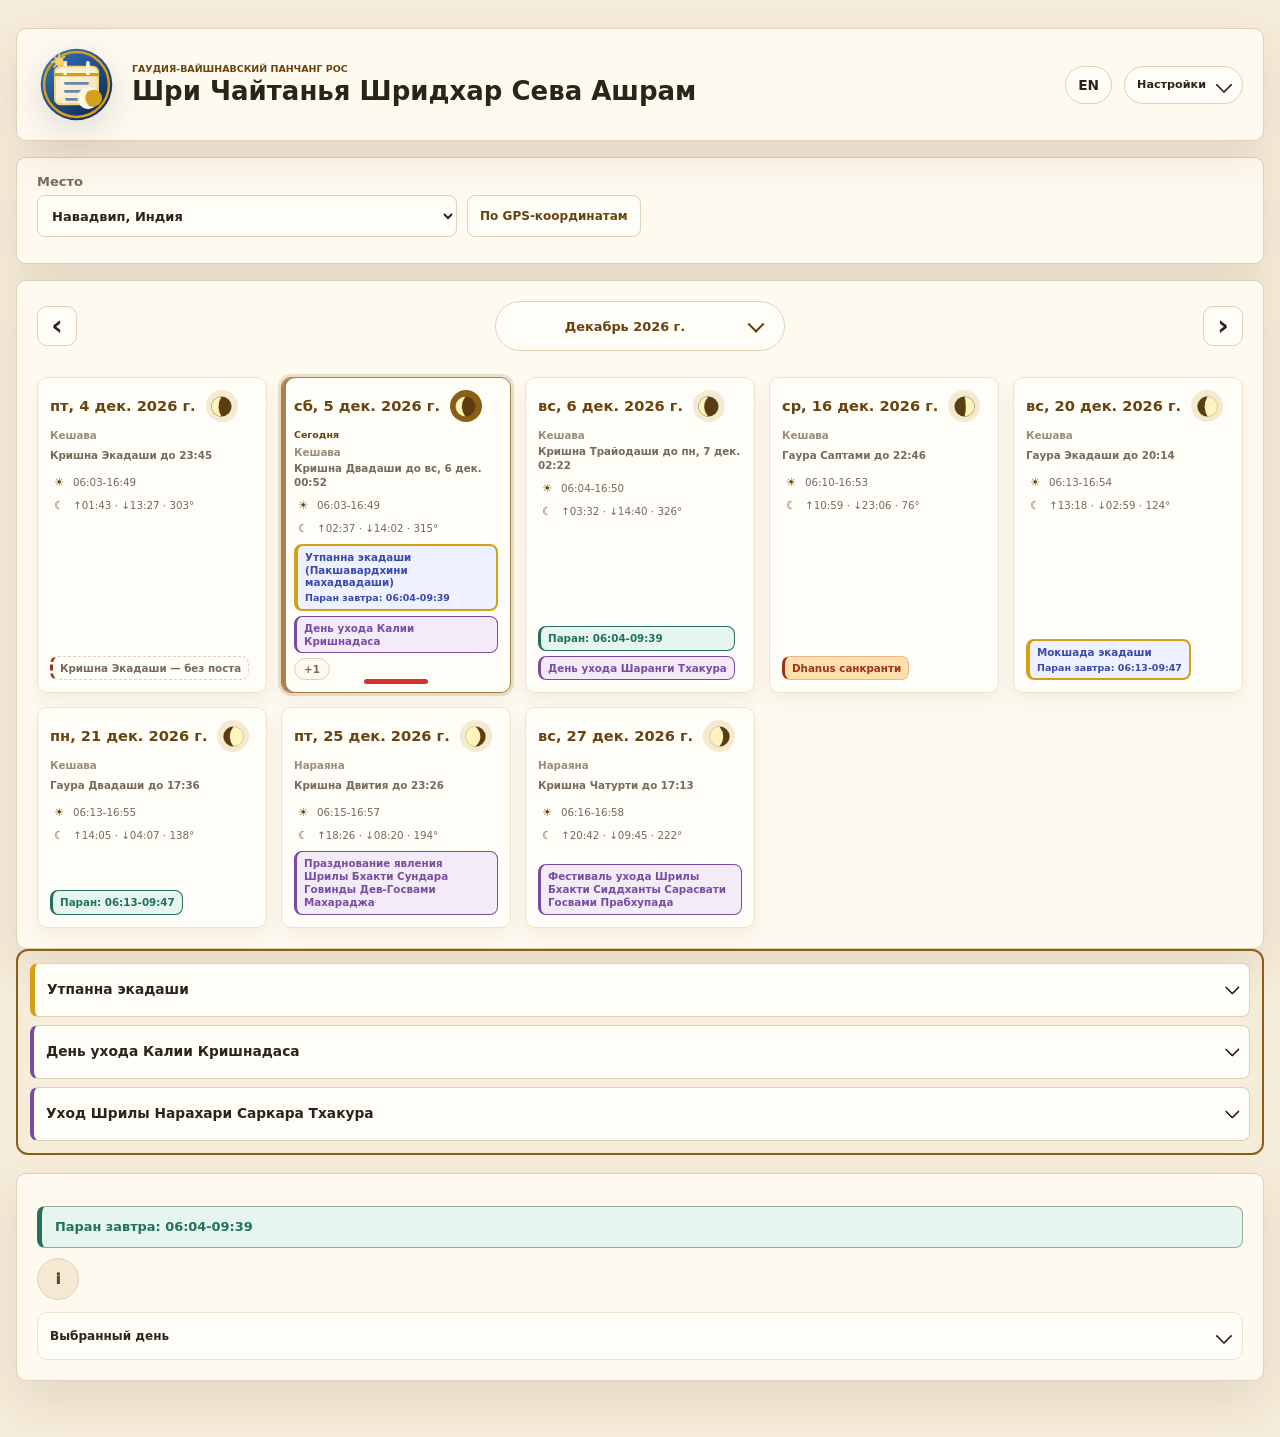
<file: index.html>
<!doctype html>
<html lang="en">
  <head>
    <meta charset="utf-8">
    <meta name="viewport" content="width=device-width, initial-scale=1">
    <title>Шри Чайтанья Шридхар Сева Ашрам</title>
    <link rel="icon" href="assets/vcalendar-logo.svg?v=20260725-1" type="image/svg+xml">
    <link rel="apple-touch-icon" href="assets/vcalendar-logo.svg?v=20260725-1">
    <link rel="stylesheet" href="styles.css?v=20261119-2">
  </head>
  <body>
    <main class="app-shell">
      <header class="topbar">
        <div class="brand-lockup">
          <img class="brand-logo" src="assets/vcalendar-logo.svg?v=20260725-1" alt="vCalendar Panchang">
          <div class="brand-copy">
            <p class="eyebrow">Gaudiya Vaishnava Panchang POC</p>
            <h1><a id="brandTitleLink" href="https://scsseva.com/about/" target="_blank" rel="noopener">Шри Чайтанья Шридхар Сева Ашрам</a></h1>
          </div>
        </div>
        <div class="header-actions">
          <button id="languageToggle" class="language-toggle" type="button" aria-pressed="false">RU</button>
          <details id="controlsPanel" class="controls controls-collapsible" aria-label="Calendar controls">
            <summary>
              <span data-i18n="settings">Settings</span>
              <span class="collapse-icon" aria-hidden="true"></span>
            </summary>
            <div class="controls-stack">
              <details class="collapsible-panel settings-collapsible">
                <summary>
                  <span data-i18n="viewSettings">View</span>
                  <span class="collapse-icon" aria-hidden="true"></span>
                </summary>
                <div class="settings-panel">
                  <div id="fontSizeToggle" class="font-size-toggle" role="group" aria-label="Font size">
                    <button class="font-size-button" type="button" data-font-size-choice="normal" aria-label="Normal font size" title="Normal font size">A</button>
                    <button class="font-size-button" type="button" data-font-size-choice="large" aria-label="Large font size" title="Large font size">A+</button>
                    <button class="font-size-button" type="button" data-font-size-choice="xlarge" aria-label="Extra large font size" title="Extra large font size">A++</button>
                  </div>
                  <div id="themeToggle" class="theme-toggle" role="group" aria-label="Theme">
                    <button type="button" data-theme-choice="day" data-i18n="day">Day</button>
                    <button type="button" data-theme-choice="night" data-i18n="night">Night</button>
                    <button type="button" data-theme-choice="sepia" data-i18n="sepia">Sepia</button>
                  </div>
                  <label class="switch-label compact-switch header-compact-switch">
                    <input id="compactViewInput" type="checkbox">
                    <span data-i18n="compactView">Compact view</span>
                  </label>
                </div>
              </details>
              <details id="mainControlsPanel" class="collapsible-panel">
                <summary>
                  <span data-i18n="mainControls">Main controls</span>
                  <span class="collapse-icon" aria-hidden="true"></span>
                </summary>
                <div class="control-row primary-controls">
                  <div class="period-controls">
                    <label>
                      <span data-i18n="periodFrom">From</span>
                      <input id="periodFromInput" type="date" value="2026-05-01">
                    </label>
                    <label>
                      <span data-i18n="periodTo">To</span>
                      <input id="periodToInput" type="date" value="2026-05-31">
                    </label>
                    <div class="quick-range" aria-label="Quick ranges">
                      <button id="thisWeekButton" class="secondary-button" type="button" data-i18n="thisWeek">This week</button>
                      <button id="thisMonthButton" class="secondary-button" type="button" data-i18n="thisMonth">This month</button>
                      <button id="fullYearButton" class="secondary-button" type="button" data-i18n="fullYear">Full year</button>
                    </div>
                  </div>
                  <div class="control-actions">
                    <button id="renderButton" class="primary-button" type="button">Generate</button>
                    <button id="exportIcsButton" class="secondary-button" type="button" data-i18n="exportCalendar">Export calendar</button>
                  </div>
                </div>
              </details>
              <details class="collapsible-panel">
                <summary>
                  <span data-i18n="eventFinder">Event finder</span>
                  <span class="collapse-icon" aria-hidden="true"></span>
                </summary>
                <div class="event-jump-panel">
                  <div class="event-search-row">
                    <input
                      id="eventSearchInput"
                      class="event-search-input"
                      type="search"
                      autocomplete="off"
                      data-i18n-placeholder="eventSearchPlaceholder"
                      placeholder="Search by event name"
                    />
                    <button id="eventSearchButton" class="event-search-button" type="button" aria-label="Search event">⌕</button>
                  </div>
                  <select id="eventJumpSelect" class="event-jump-select" aria-label="Find event"></select>
                  <div class="vaishnava-search-row">
                    <select id="vaishnavaJumpSelect" class="event-jump-select" aria-label="Find Vaishnava"></select>
                    <select id="vaishnavaEventTypeSelect" class="event-jump-select vaishnava-type-select" aria-label="Vaishnava event type">
                      <option value="all" data-i18n="vaishnavaTypeAll">All</option>
                      <option value="appearance" data-i18n="vaishnavaTypeAppearance">Appearance</option>
                      <option value="disappearance" data-i18n="vaishnavaTypeDisappearance">Disappearance</option>
                    </select>
                    <button id="vaishnavaSearchButton" class="event-search-button" type="button" data-i18n-title="vaishnavaSearch" aria-label="Find Vaishnava">⌕</button>
                  </div>
                </div>
              </details>
              <details class="collapsible-panel filter-collapsible">
                <summary>
                  <span data-i18n="eventFilters">Event filters</span>
                  <span class="collapse-icon" aria-hidden="true"></span>
                </summary>
                <div class="filter-panel">
                  <div class="filter-panel-head">
                    <label class="switch-label">
                      <input id="eventsOnlyInput" type="checkbox" checked>
                      <span data-i18n="eventsOnly">Only days with events</span>
                    </label>
                  </div>
                  <div id="eventFilterChips" class="filter-chips" aria-label="Event filters"></div>
                  <select id="eventFilterSelect" class="event-filter-select" multiple aria-hidden="true" tabindex="-1">
                    <option value="ekadashi" selected>Ekadashi</option>
                    <option value="parana" selected>Parana</option>
                    <option value="purushottama" selected>Purushottama</option>
                    <option value="festival" selected>Festivals</option>
                    <option value="divineAppearance" selected>Divine appearances</option>
                    <option value="vaishnavaAppearance" selected>Vaishnava appearances</option>
                    <option value="vaishnavaDisappearance" selected>Vaishnava disappearances</option>
                    <option value="deityTemple" selected>Deity / temple days</option>
                  </select>
                </div>
              </details>
            </div>
          </details>
        </div>
      </header>

      <section class="location-panel" aria-label="Location">
        <label class="location-control">
          <span data-i18n="location">Location</span>
          <select id="locationSelect">
            <option value="nabadwip">Nabadwip, India</option>
          </select>
        </label>
        <button id="gpsLocationButton" class="secondary-button gps-location-button" type="button" data-i18n="detectGps">Use GPS</button>
        <span id="gpsLocationStatus" class="gps-location-status" aria-live="polite"></span>
      </section>

      <section class="calendar-wrap" tabindex="-1">
        <div class="section-head">
          <button id="prevMonthTop" class="icon-button" type="button" aria-label="Previous month">‹</button>
          <div class="calendar-title-control">
            <h2 id="calendarTitle" class="sr-only">April 2026</h2>
            <div id="calendarMonthPicker" class="month-year-picker" aria-label="Month and year picker">
              <button id="calendarMonthPickerButton" class="month-year-button" type="button" aria-haspopup="dialog" aria-expanded="false"></button>
              <div id="calendarMonthPickerPanel" class="month-year-panel" hidden>
                <div class="month-year-panel-head">
                  <button id="calendarYearPrev" class="month-year-arrow" type="button" aria-label="Previous year">‹</button>
                  <strong id="calendarYearLabel"></strong>
                  <button id="calendarYearNext" class="month-year-arrow" type="button" aria-label="Next year">›</button>
                </div>
                <div id="calendarMonthGrid" class="month-picker-grid"></div>
              </div>
            </div>
          </div>
          <button id="nextMonthTop" class="icon-button" type="button" aria-label="Next month">›</button>
          <span id="calendarStatus"></span>
        </div>
        <div id="calendarHeader" class="calendar-header"></div>
        <div id="calendarGrid" class="calendar-grid">
          <div class="calendar-loading" data-i18n="loading">Loading calendar...</div>
        </div>
        <div class="month-nav bottom-nav">
          <button id="prevMonthBottom" class="nav-button" type="button">‹ <span data-i18n="previousMonth">Previous month</span></button>
          <button id="nextMonthBottom" class="nav-button" type="button"><span data-i18n="nextMonth">Next month</span> ›</button>
        </div>
      </section>

      <div id="dayEventsBlock" class="day-events-block" data-i18n="selectDay">Select a day in the calendar.</div>

      <div id="masaNotice" class="masa-notice" hidden></div>

      <section class="details" tabindex="-1">
        <div id="dayDetails" class="details-body"></div>
      </section>
    </main>

    <script type="module" src="js/app.js?v=20261119-2"></script>
  </body>
</html>
</file>
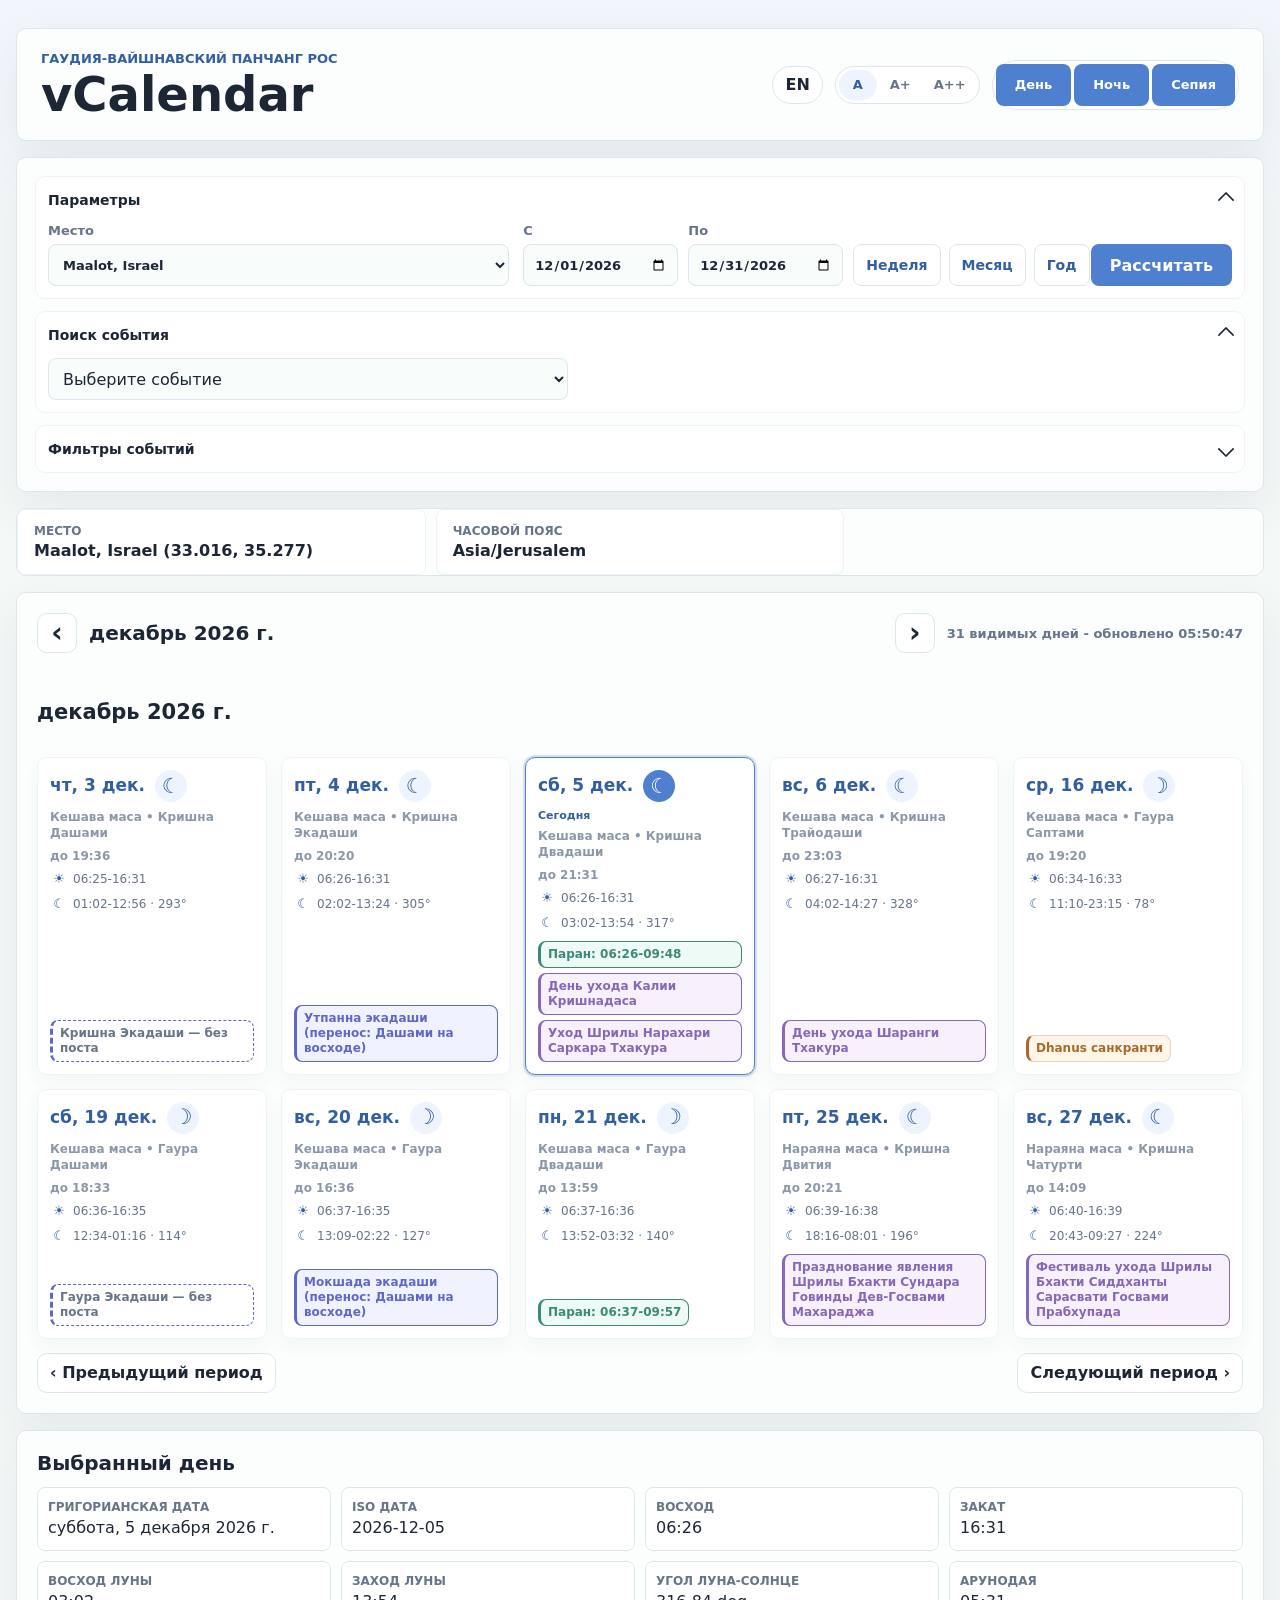
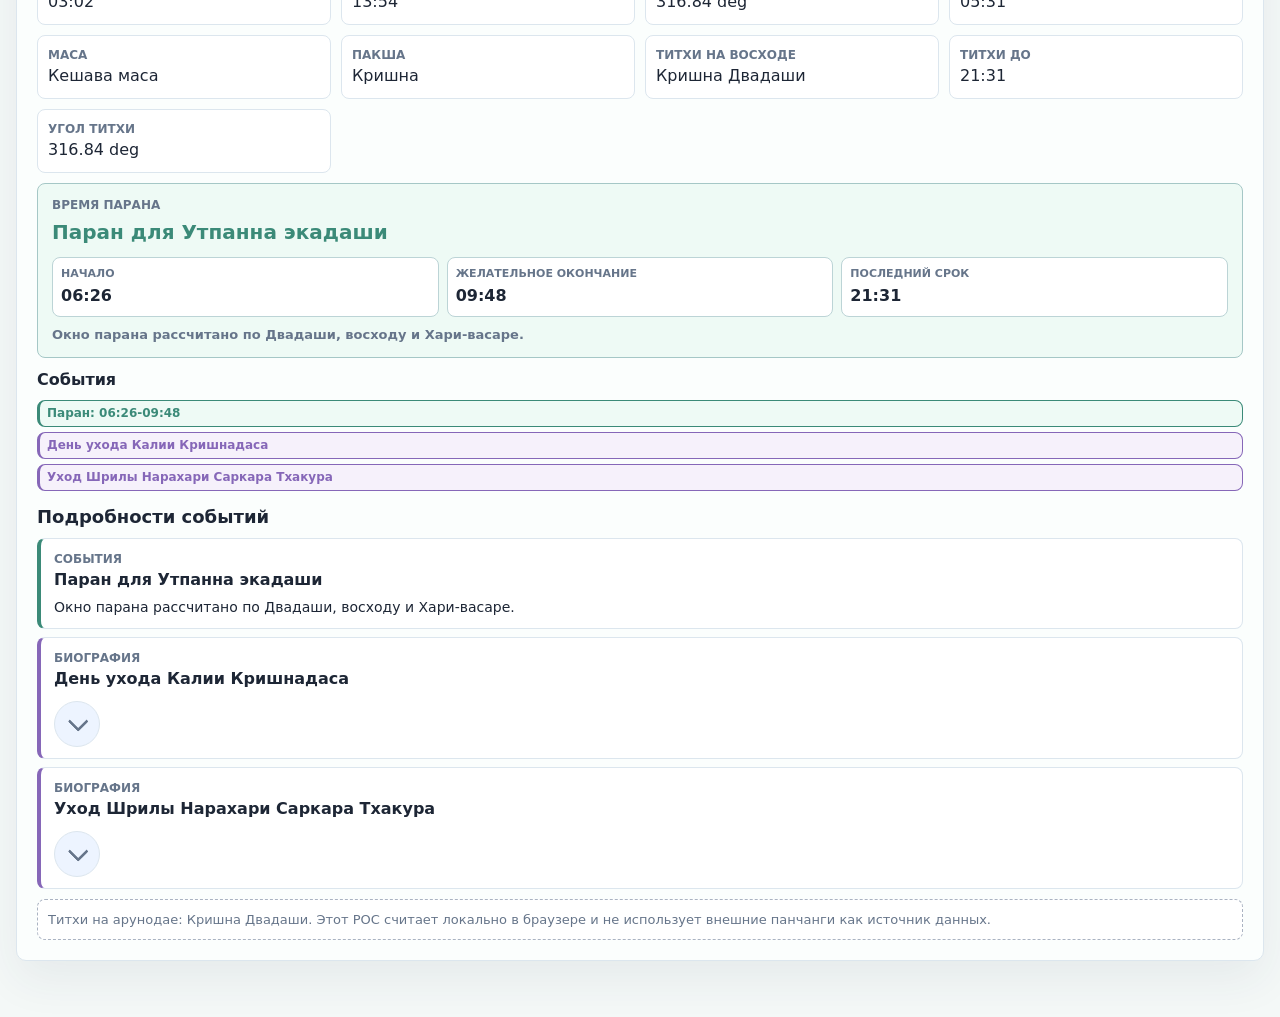
<file: codex-events-content-db/index.html>
<!doctype html>
<html lang="en">
  <head>
    <meta charset="utf-8">
    <meta name="viewport" content="width=device-width, initial-scale=1">
    <title>vCalendar Panchang POC</title>
    <link rel="stylesheet" href="styles.css?v=20260606-3">
  </head>
  <body>
    <main class="app-shell">
      <header class="topbar">
        <div>
          <p class="eyebrow">Gaudiya Vaishnava Panchang POC</p>
          <h1>vCalendar</h1>
        </div>
        <div class="header-actions">
          <button id="languageToggle" class="language-toggle" type="button" aria-pressed="false">RU</button>
          <div id="fontSizeToggle" class="font-size-toggle" role="group" aria-label="Font size">
            <button class="font-size-button" type="button" data-font-size-choice="normal" aria-label="Normal font size" title="Normal font size">A</button>
            <button class="font-size-button" type="button" data-font-size-choice="large" aria-label="Large font size" title="Large font size">A+</button>
            <button class="font-size-button" type="button" data-font-size-choice="xlarge" aria-label="Extra large font size" title="Extra large font size">A++</button>
          </div>
          <div id="themeToggle" class="theme-toggle" role="group" aria-label="Theme">
            <button type="button" data-theme-choice="day" data-i18n="day">Day</button>
            <button type="button" data-theme-choice="night" data-i18n="night">Night</button>
            <button type="button" data-theme-choice="sepia" data-i18n="sepia">Sepia</button>
          </div>
        </div>
      </header>

      <section class="controls" aria-label="Calendar controls">
        <details class="collapsible-panel" open>
          <summary>
            <span data-i18n="mainControls">Main controls</span>
            <span class="collapse-icon" aria-hidden="true"></span>
          </summary>
          <div class="control-row primary-controls">
            <label class="location-control">
              <span data-i18n="location">Location</span>
              <select id="locationSelect">
                <option value="maalot">Maalot, Israel</option>
              </select>
            </label>
            <div class="period-controls">
              <label>
                <span data-i18n="periodFrom">From</span>
                <input id="periodFromInput" type="date" value="2026-05-01">
              </label>
              <label>
                <span data-i18n="periodTo">To</span>
                <input id="periodToInput" type="date" value="2026-05-31">
              </label>
              <div class="quick-range" aria-label="Quick ranges">
                <button id="thisWeekButton" class="secondary-button" type="button" data-i18n="thisWeek">This week</button>
                <button id="thisMonthButton" class="secondary-button" type="button" data-i18n="thisMonth">This month</button>
                <button id="fullYearButton" class="secondary-button" type="button" data-i18n="fullYear">Full year</button>
              </div>
            </div>
            <button id="renderButton" class="primary-button" type="button">Generate</button>
          </div>
        </details>
        <details class="collapsible-panel" open>
          <summary>
            <span data-i18n="eventFinder">Event finder</span>
            <span class="collapse-icon" aria-hidden="true"></span>
          </summary>
          <div class="event-jump-panel">
            <select id="eventJumpSelect" class="event-jump-select" aria-label="Find event"></select>
          </div>
        </details>
        <details class="collapsible-panel filter-collapsible">
          <summary>
            <span data-i18n="eventFilters">Event filters</span>
            <span class="collapse-icon" aria-hidden="true"></span>
          </summary>
          <div class="filter-panel">
            <div class="filter-panel-head">
              <label class="switch-label">
                <input id="eventsOnlyInput" type="checkbox" checked>
                <span data-i18n="eventsOnly">Only days with events</span>
              </label>
            </div>
            <div id="eventFilterChips" class="filter-chips" aria-label="Event filters"></div>
            <select id="eventFilterSelect" class="event-filter-select" multiple aria-hidden="true" tabindex="-1">
              <option value="ekadashi" selected>Ekadashi</option>
              <option value="parana" selected>Parana</option>
              <option value="purushottama" selected>Purushottama</option>
              <option value="festival" selected>Festivals</option>
              <option value="divineAppearance" selected>Divine appearances</option>
              <option value="vaishnavaAppearance" selected>Vaishnava appearances</option>
              <option value="vaishnavaDisappearance" selected>Vaishnava disappearances</option>
              <option value="deityTemple" selected>Deity / temple days</option>
            </select>
          </div>
        </details>
      </section>

      <section class="summary" aria-live="polite">
        <div>
          <span class="summary-label" data-i18n="location">Location</span>
          <strong id="summaryLocation">-</strong>
        </div>
        <div>
          <span class="summary-label" data-i18n="timezone">Timezone</span>
          <strong id="summaryTimezone">-</strong>
        </div>
      </section>

      <section class="calendar-wrap" tabindex="-1">
        <div class="section-head">
          <button id="prevMonthTop" class="icon-button" type="button" aria-label="Previous month">‹</button>
          <h2 id="calendarTitle">April 2026</h2>
          <button id="nextMonthTop" class="icon-button" type="button" aria-label="Next month">›</button>
          <span id="calendarStatus">Local calculation</span>
        </div>
        <div id="masaNotice" class="masa-notice" hidden></div>
        <div id="calendarHeader" class="calendar-header"></div>
        <div id="calendarGrid" class="calendar-grid">
          <div class="calendar-loading" data-i18n="loading">Loading calendar...</div>
        </div>
        <div class="month-nav bottom-nav">
          <button id="prevMonthBottom" class="nav-button" type="button">‹ <span data-i18n="previousMonth">Previous month</span></button>
          <button id="nextMonthBottom" class="nav-button" type="button"><span data-i18n="nextMonth">Next month</span> ›</button>
        </div>
      </section>

      <section class="details" tabindex="-1">
        <h2 data-i18n="selectedDay">Selected Day</h2>
        <div id="dayDetails" class="details-body" data-i18n="selectDay">Select a day in the calendar.</div>
      </section>
    </main>

    <script type="module" src="js/app.js?v=20260613-3"></script>
  </body>
</html>
</file>
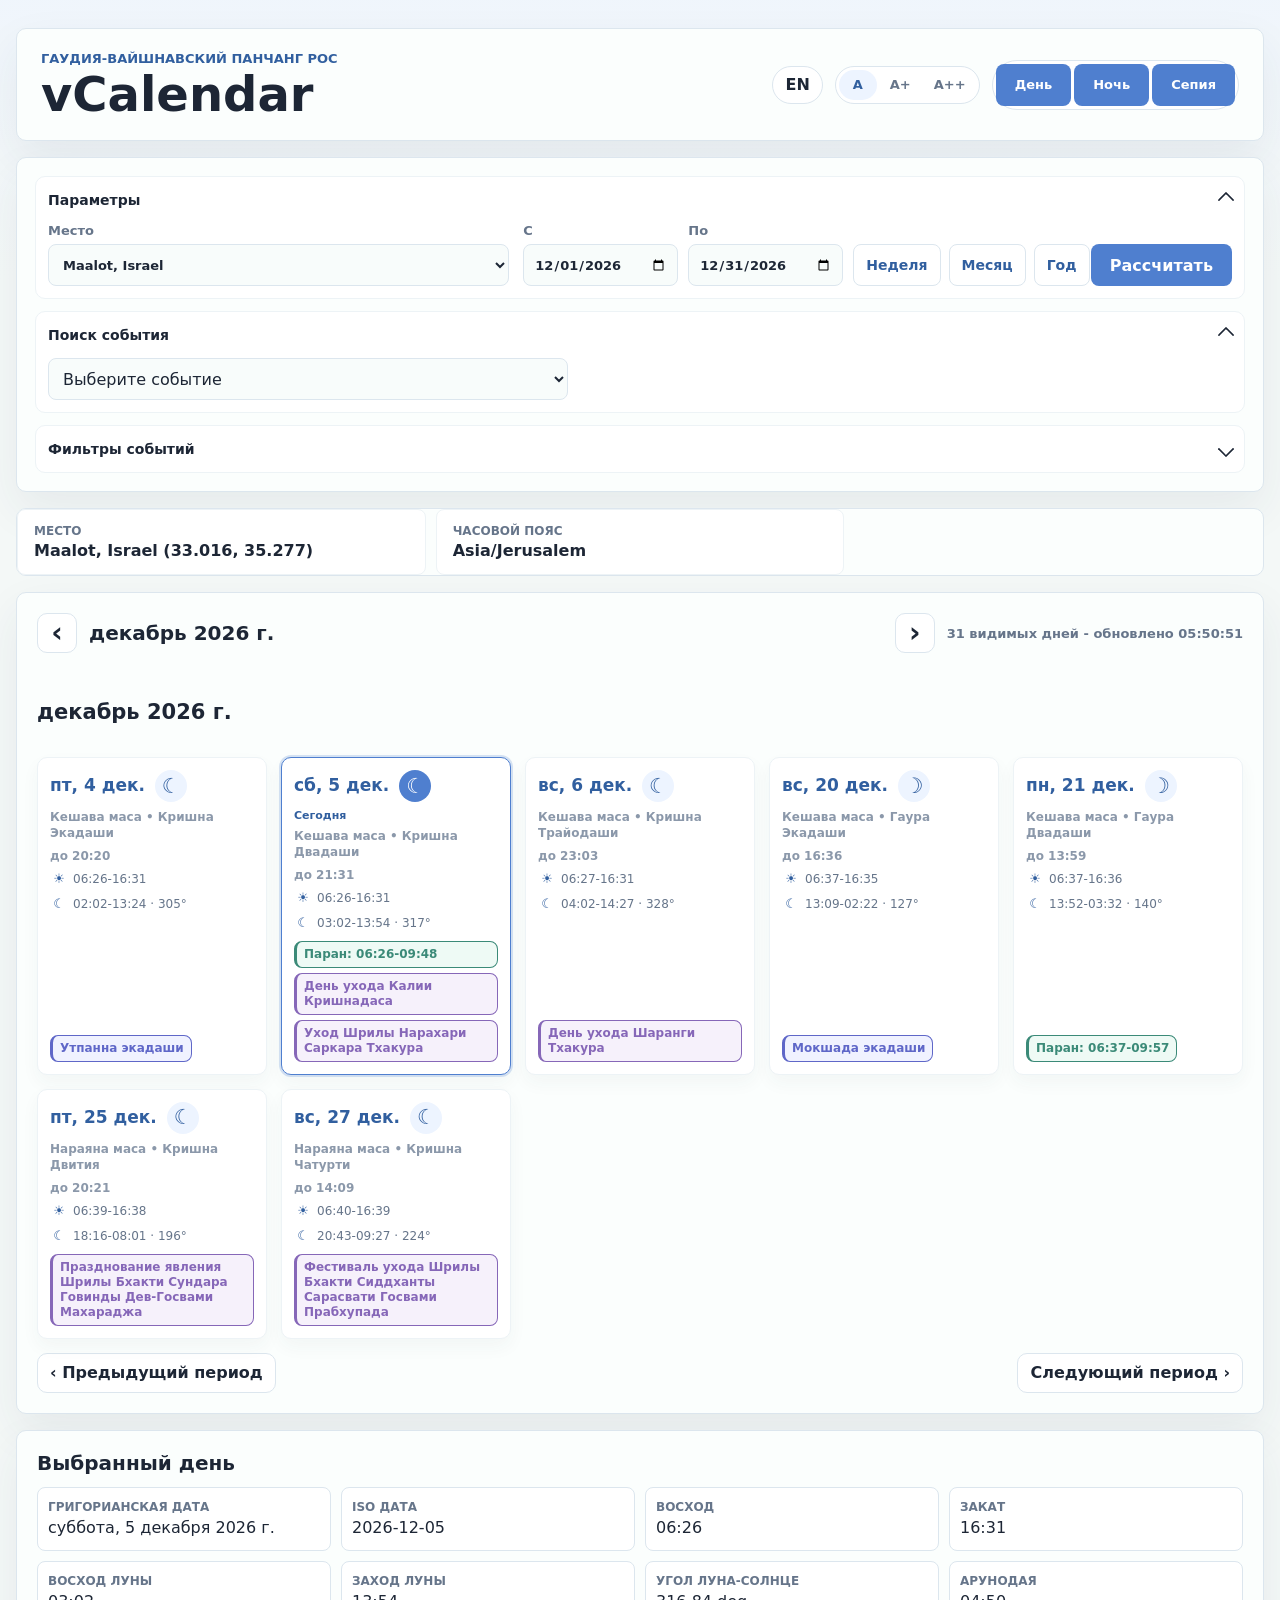
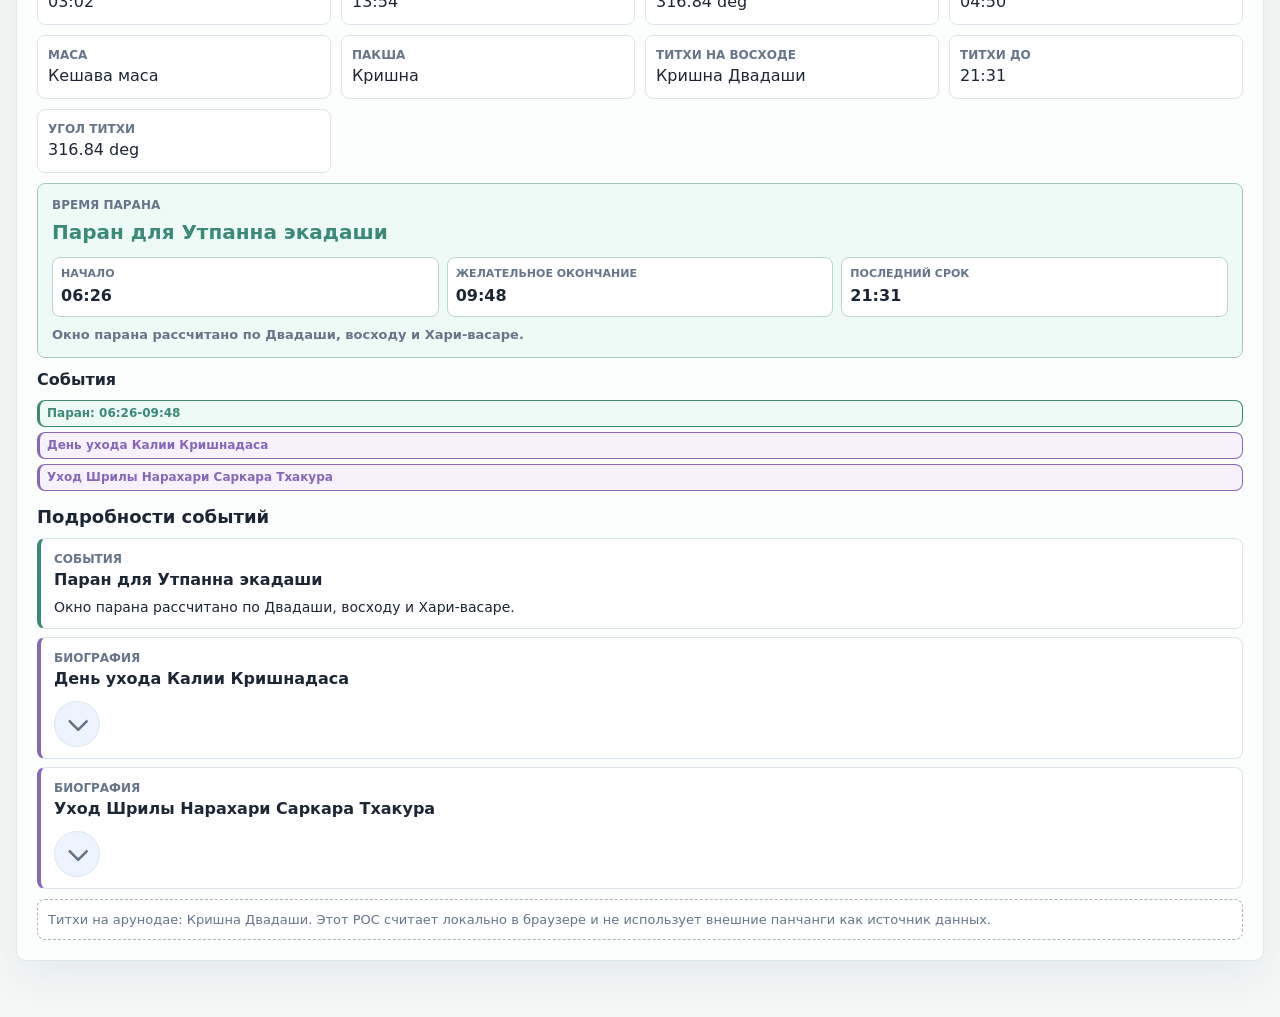
<file: develop/index.html>
<!doctype html>
<html lang="en">
  <head>
    <meta charset="utf-8">
    <meta name="viewport" content="width=device-width, initial-scale=1">
    <title>vCalendar Panchang POC</title>
    <link rel="stylesheet" href="styles.css?v=20260606-3">
  </head>
  <body>
    <main class="app-shell">
      <header class="topbar">
        <div>
          <p class="eyebrow">Gaudiya Vaishnava Panchang POC</p>
          <h1>vCalendar</h1>
        </div>
        <div class="header-actions">
          <button id="languageToggle" class="language-toggle" type="button" aria-pressed="false">RU</button>
          <div id="fontSizeToggle" class="font-size-toggle" role="group" aria-label="Font size">
            <button class="font-size-button" type="button" data-font-size-choice="normal" aria-label="Normal font size" title="Normal font size">A</button>
            <button class="font-size-button" type="button" data-font-size-choice="large" aria-label="Large font size" title="Large font size">A+</button>
            <button class="font-size-button" type="button" data-font-size-choice="xlarge" aria-label="Extra large font size" title="Extra large font size">A++</button>
          </div>
          <div id="themeToggle" class="theme-toggle" role="group" aria-label="Theme">
            <button type="button" data-theme-choice="day" data-i18n="day">Day</button>
            <button type="button" data-theme-choice="night" data-i18n="night">Night</button>
            <button type="button" data-theme-choice="sepia" data-i18n="sepia">Sepia</button>
          </div>
        </div>
      </header>

      <section class="controls" aria-label="Calendar controls">
        <details class="collapsible-panel" open>
          <summary>
            <span data-i18n="mainControls">Main controls</span>
            <span class="collapse-icon" aria-hidden="true"></span>
          </summary>
          <div class="control-row primary-controls">
            <label class="location-control">
              <span data-i18n="location">Location</span>
              <select id="locationSelect">
                <option value="maalot">Maalot, Israel</option>
              </select>
            </label>
            <div class="period-controls">
              <label>
                <span data-i18n="periodFrom">From</span>
                <input id="periodFromInput" type="date" value="2026-05-01">
              </label>
              <label>
                <span data-i18n="periodTo">To</span>
                <input id="periodToInput" type="date" value="2026-05-31">
              </label>
              <div class="quick-range" aria-label="Quick ranges">
                <button id="thisWeekButton" class="secondary-button" type="button" data-i18n="thisWeek">This week</button>
                <button id="thisMonthButton" class="secondary-button" type="button" data-i18n="thisMonth">This month</button>
                <button id="fullYearButton" class="secondary-button" type="button" data-i18n="fullYear">Full year</button>
              </div>
            </div>
            <button id="renderButton" class="primary-button" type="button">Generate</button>
          </div>
        </details>
        <details class="collapsible-panel" open>
          <summary>
            <span data-i18n="eventFinder">Event finder</span>
            <span class="collapse-icon" aria-hidden="true"></span>
          </summary>
          <div class="event-jump-panel">
            <select id="eventJumpSelect" class="event-jump-select" aria-label="Find event"></select>
          </div>
        </details>
        <details class="collapsible-panel filter-collapsible">
          <summary>
            <span data-i18n="eventFilters">Event filters</span>
            <span class="collapse-icon" aria-hidden="true"></span>
          </summary>
          <div class="filter-panel">
            <div class="filter-panel-head">
              <label class="switch-label">
                <input id="eventsOnlyInput" type="checkbox" checked>
                <span data-i18n="eventsOnly">Only days with events</span>
              </label>
            </div>
            <div id="eventFilterChips" class="filter-chips" aria-label="Event filters"></div>
            <select id="eventFilterSelect" class="event-filter-select" multiple aria-hidden="true" tabindex="-1">
              <option value="ekadashi" selected>Ekadashi</option>
              <option value="parana" selected>Parana</option>
              <option value="purushottama" selected>Purushottama</option>
              <option value="festival" selected>Festivals</option>
              <option value="divineAppearance" selected>Divine appearances</option>
              <option value="vaishnavaAppearance" selected>Vaishnava appearances</option>
              <option value="vaishnavaDisappearance" selected>Vaishnava disappearances</option>
              <option value="deityTemple" selected>Deity / temple days</option>
            </select>
          </div>
        </details>
      </section>

      <section class="summary" aria-live="polite">
        <div>
          <span class="summary-label" data-i18n="location">Location</span>
          <strong id="summaryLocation">-</strong>
        </div>
        <div>
          <span class="summary-label" data-i18n="timezone">Timezone</span>
          <strong id="summaryTimezone">-</strong>
        </div>
      </section>

      <section class="calendar-wrap" tabindex="-1">
        <div class="section-head">
          <button id="prevMonthTop" class="icon-button" type="button" aria-label="Previous month">‹</button>
          <h2 id="calendarTitle">April 2026</h2>
          <button id="nextMonthTop" class="icon-button" type="button" aria-label="Next month">›</button>
          <span id="calendarStatus">Local calculation</span>
        </div>
        <div id="masaNotice" class="masa-notice" hidden></div>
        <div id="calendarHeader" class="calendar-header"></div>
        <div id="calendarGrid" class="calendar-grid">
          <div class="calendar-loading" data-i18n="loading">Loading calendar...</div>
        </div>
        <div class="month-nav bottom-nav">
          <button id="prevMonthBottom" class="nav-button" type="button">‹ <span data-i18n="previousMonth">Previous month</span></button>
          <button id="nextMonthBottom" class="nav-button" type="button"><span data-i18n="nextMonth">Next month</span> ›</button>
        </div>
      </section>

      <section class="details" tabindex="-1">
        <h2 data-i18n="selectedDay">Selected Day</h2>
        <div id="dayDetails" class="details-body" data-i18n="selectDay">Select a day in the calendar.</div>
      </section>
    </main>

    <script type="module" src="js/app.js?v=20260612-2"></script>
  </body>
</html>
</file>
<file: styles.css>
:root {
  color-scheme: light;
  --font-scale: 0.86;
  --ink: #1d2635;
  --muted: #66758a;
  --subtle: #8b98aa;
  --line: #dce6ee;
  --soft-line: #edf3f6;
  --panel: #ffffff;
  --panel-raised: #ffffff;
  --field: #f8fcfb;
  --bg: #ffffff;
  --accent: #4f7fcf;
  --accent-strong: #315f9f;
  --accent-soft: #edf4ff;
  --accent-tint: #f5f9ff;
  --festival: #a66a2b;
  --festival-soft: #ffe5bf;
  --ekadashi: #3949ab;
  --ekadashi-border: #d4a017;
  --ekadashi-soft: #eef1ff;
  --parana: #3b8a78;
  --parana-soft: #eefaf5;
  --vaishnava: #8667b8;
  --vaishnava-soft: #f6f1fb;
  --deity: #6f8a38;
  --deity-soft: #f5f8e8;
  --shadow: 0 18px 46px rgba(47, 63, 79, 0.07);
  --day-shadow: 0 8px 18px rgba(47, 63, 79, 0.045);
}

:root[data-font-size="large"] {
  --font-scale: 1.04;
}

:root[data-font-size="xlarge"] {
  --font-scale: 1.18;
}

:root[data-theme="night"] {
  color-scheme: dark;
  --ink: #edf2ff;
  --muted: #a8b3c7;
  --subtle: #7f8aa0;
  --line: #293347;
  --soft-line: #222b3c;
  --panel: #121a28;
  --panel-raised: #172235;
  --field: #0d1522;
  --bg: #0b111c;
  --accent: #7aa7ff;
  --accent-strong: #a9c5ff;
  --accent-soft: rgba(122, 167, 255, 0.14);
  --accent-tint: rgba(122, 167, 255, 0.08);
  --festival: #fbbf24;
  --festival-soft: rgba(251, 191, 36, 0.28);
  --ekadashi: #c7d2fe;
  --ekadashi-border: #d4a017;
  --ekadashi-soft: rgba(57, 73, 171, 0.24);
  --parana: #6ee7b7;
  --parana-soft: rgba(110, 231, 183, 0.13);
  --vaishnava: #c4b5fd;
  --vaishnava-soft: rgba(196, 181, 253, 0.14);
  --deity: #5eead4;
  --deity-soft: rgba(94, 234, 212, 0.13);
  --shadow: 0 18px 50px rgba(0, 0, 0, 0.28);
  --day-shadow: 0 8px 18px rgba(0, 0, 0, 0.2);
}

:root[data-theme="sepia"] {
  color-scheme: light;
  --ink: #2b2418;
  --muted: #766b5b;
  --subtle: #9a8d78;
  --line: #dfd1b8;
  --soft-line: #eee3cf;
  --panel: #fffaf0;
  --panel-raised: #fffdf7;
  --field: #fffdf7;
  --bg: #f5ecd9;
  --accent: #8b5e18;
  --accent-strong: #68430f;
  --accent-soft: #f4ead3;
  --accent-tint: #fbf3e4;
  --festival: #9a3412;
  --festival-soft: #ffdfad;
  --ekadashi: #3949ab;
  --ekadashi-border: #d4a017;
  --ekadashi-soft: #eef1ff;
  --parana: #23705f;
  --parana-soft: #e6f5ee;
  --vaishnava: #7a4ca0;
  --vaishnava-soft: #f3ebf8;
  --deity: #626c1f;
  --deity-soft: #f1f4d7;
  --shadow: 0 18px 48px rgba(81, 58, 25, 0.11);
  --day-shadow: 0 8px 18px rgba(81, 58, 25, 0.07);
}

* {
  box-sizing: border-box;
}

body {
  margin: 0;
  min-width: 320px;
  color: var(--ink);
  background: var(--bg);
  font-family: Inter, ui-sans-serif, system-ui, -apple-system, BlinkMacSystemFont, "Segoe UI", sans-serif;
  font-size: calc(16px * var(--font-scale));
}

button,
input,
select {
  font: inherit;
}

.app-shell {
  width: min(1440px, calc(100% - 32px));
  margin: 0 auto;
  padding: 28px 0 56px;
}

.topbar,
.controls,
.summary,
.location-panel,
.calendar-wrap,
.details {
  background: var(--panel);
  border: 1px solid var(--line);
  border-radius: 10px;
  box-shadow: var(--shadow);
}

.topbar {
  position: relative;
  z-index: 30;
  display: flex;
  align-items: center;
  justify-content: space-between;
  gap: 16px;
  padding: 16px 20px;
}

.location-panel {
  display: grid;
  grid-template-columns: minmax(260px, 420px) max-content;
  align-items: end;
  gap: 10px;
  margin-top: 16px;
  padding: 16px 20px;
}

.location-panel .location-control {
  min-width: 0;
}

.gps-location-button {
  white-space: nowrap;
}

.gps-location-status {
  grid-column: 1 / -1;
  color: var(--muted);
  font-size: calc(13px * var(--font-scale));
  font-weight: 750;
}

.brand-lockup {
  display: flex;
  align-items: center;
  gap: 16px;
  min-width: 0;
}

.brand-logo {
  width: clamp(57px, 7.15vw, 79px);
  aspect-ratio: 1;
  flex: 0 0 auto;
  border-radius: 50%;
  filter: drop-shadow(0 10px 18px rgba(37, 56, 80, 0.16));
}

.brand-copy {
  min-width: 0;
}

.eyebrow {
  margin: 0 0 4px;
  color: var(--accent-strong);
  font-size: calc(11px * var(--font-scale));
  font-weight: 700;
  text-transform: uppercase;
}

h1,
h2 {
  margin: 0;
  letter-spacing: 0;
}

h1 {
  max-width: 760px;
  font-size: clamp(18px, 2.05vw, 26px);
  line-height: 1.05;
  text-wrap: balance;
}

h1 a {
  color: inherit;
  text-decoration: none;
}

h1 a:hover {
  color: var(--accent-strong);
}

h2 {
  font-size: calc(20px * var(--font-scale));
}

.sr-only {
  position: absolute;
  width: 1px;
  height: 1px;
  margin: -1px;
  padding: 0;
  overflow: hidden;
  clip: rect(0, 0, 0, 0);
  white-space: nowrap;
  border: 0;
}

.header-actions {
  display: flex;
  align-items: center;
  flex-wrap: wrap;
  justify-content: flex-end;
  gap: 12px;
}

.engine-badge {
  padding: 9px 12px;
  border: 1px solid color-mix(in srgb, var(--accent) 36%, var(--line));
  border-radius: 999px;
  color: var(--accent-strong);
  background: var(--accent-soft);
  font-size: 14px;
  font-weight: 700;
  white-space: nowrap;
}

.language-toggle {
  min-height: 38px;
  border: 1px solid var(--line);
  border-radius: 999px;
  padding: 6px 12px;
  color: var(--ink);
  background: var(--panel-raised);
  font-weight: 900;
}

.language-toggle:hover {
  background: var(--field);
}

.theme-toggle,
.font-size-toggle {
  display: inline-flex;
  align-items: center;
  gap: 3px;
  min-height: 38px;
  border: 1px solid var(--line);
  border-radius: 999px;
  padding: 3px;
  background: var(--panel-raised);
}

.theme-toggle button,
.font-size-toggle button {
  min-height: 30px;
  border: 0;
  border-radius: 999px;
  padding: 5px 10px;
  color: var(--muted);
  background: transparent;
  font-size: calc(13px * var(--font-scale));
  font-weight: 850;
}

.font-size-toggle button {
  min-width: 38px;
}

.theme-toggle button:hover,
.font-size-toggle button:hover {
  color: var(--ink);
  background: var(--field);
}

.theme-toggle button.is-active,
.font-size-toggle button.is-active {
  color: var(--accent-strong);
  background: var(--accent-soft);
}

.controls {
  position: static;
  display: block;
  border: 0;
  background: transparent;
  box-shadow: none;
  padding: 0;
}

.controls > summary {
  display: flex;
  min-height: 38px;
  align-items: center;
  justify-content: space-between;
  gap: 12px;
  border: 1px solid var(--line);
  border-radius: 999px;
  padding: 6px 12px;
  color: var(--ink);
  background: var(--panel-raised);
  cursor: pointer;
  font-size: calc(13px * var(--font-scale));
  font-weight: 900;
  list-style: none;
  user-select: none;
}

.controls > summary::-webkit-details-marker {
  display: none;
}

.controls > summary::marker {
  content: "";
}

.controls > summary:hover {
  color: var(--accent-strong);
}

.controls[open] > summary .collapse-icon {
  transform: rotate(225deg);
}

.controls-stack {
  position: absolute;
  z-index: 20;
  top: calc(100% + 12px);
  right: 20px;
  display: grid;
  gap: 12px;
  width: min(720px, calc(100vw - 32px));
  border: 1px solid var(--line);
  border-radius: 10px;
  padding: 14px;
  background: var(--panel);
  box-shadow: var(--shadow);
  animation: settings-slide-down 140ms ease-out;
}

.controls:not([open]) .controls-stack {
  display: none;
}

@keyframes settings-slide-down {
  from {
    opacity: 0;
    transform: translateY(-6px);
  }

  to {
    opacity: 1;
    transform: translateY(0);
  }
}

.collapsible-panel {
  border: 1px solid var(--soft-line);
  border-radius: 10px;
  background: var(--panel-raised);
}

.collapsible-panel > summary {
  display: flex;
  min-height: 46px;
  align-items: center;
  justify-content: space-between;
  gap: 12px;
  padding: 10px 12px;
  color: var(--ink);
  cursor: pointer;
  font-size: calc(14px * var(--font-scale));
  font-weight: 850;
  list-style: none;
  user-select: none;
}

.collapsible-panel > summary::-webkit-details-marker {
  display: none;
}

.collapsible-panel > summary::marker {
  content: "";
}

.collapsible-panel > summary:hover {
  color: var(--accent-strong);
}

.collapse-icon {
  width: 12px;
  height: 12px;
  border-right: 2px solid currentColor;
  border-bottom: 2px solid currentColor;
  border-radius: 1px;
  transform: rotate(45deg);
  transition: transform 160ms ease;
}

.collapsible-panel[open] .collapse-icon {
  transform: rotate(225deg);
}

.collapsible-panel > .control-row,
.collapsible-panel > .event-jump-panel,
.collapsible-panel > .filter-panel,
.collapsible-panel > .settings-panel {
  margin: 0 12px 12px;
}

.settings-panel {
  display: flex;
  align-items: center;
  flex-wrap: wrap;
  gap: 10px;
}

.control-row {
  display: grid;
  gap: 14px;
  min-width: 0;
}

.primary-controls {
  grid-template-columns: minmax(0, 1fr);
  align-items: end;
}

.primary-controls > * {
  min-width: 0;
}

.control-actions {
  display: inline-flex;
  grid-column: 1 / -1;
  flex-wrap: wrap;
  gap: 8px;
  align-items: end;
  justify-content: flex-end;
}

.compact-switch {
  min-height: 42px;
  border: 1px solid var(--line);
  border-radius: 8px;
  padding: 8px 12px;
  background: var(--panel-raised);
}

.header-compact-switch {
  min-height: 38px;
  border-radius: 999px;
  padding: 6px 12px;
  font-weight: 850;
}

.period-controls {
  display: grid;
  grid-template-columns: repeat(2, minmax(160px, 1fr));
  gap: 10px;
  align-items: end;
  min-width: 0;
}

.quick-range {
  display: grid;
  grid-column: 1 / -1;
  grid-template-columns: repeat(3, minmax(86px, 1fr));
  gap: 8px;
  width: 100%;
  min-height: 42px;
  align-items: end;
}

label {
  display: grid;
  gap: 6px;
  color: var(--muted);
  font-size: 13px;
  font-weight: 700;
}

select,
input {
  width: 100%;
  min-height: 42px;
  border: 1px solid var(--line);
  border-radius: 8px;
  padding: 8px 10px;
  color: var(--ink);
  background: var(--field);
}

.event-filter-select {
  position: absolute;
  width: 1px;
  height: 1px;
  min-height: 1px;
  opacity: 0;
  pointer-events: none;
}

.filter-panel {
  display: grid;
  gap: 10px;
  border: 0;
  border-radius: 8px;
  padding: 0;
  background: var(--accent-tint);
}

.filter-panel-head {
  display: flex;
  align-items: center;
  justify-content: space-between;
  gap: 12px;
}

.filter-panel-head strong {
  font-size: 13px;
  color: var(--muted);
  text-transform: uppercase;
}

.event-jump-panel {
  display: grid;
  gap: 10px;
  max-width: 520px;
}

.event-search-row {
  display: grid;
  grid-template-columns: minmax(0, 1fr) 46px;
  gap: 8px;
}

.vaishnava-search-row {
  display: grid;
  grid-template-columns: minmax(0, 1fr) minmax(130px, 0.34fr) 46px;
  gap: 8px;
  align-items: stretch;
}

.vaishnava-type-select {
  min-width: 130px;
}

.event-search-button {
  min-width: 46px;
  min-height: 42px;
  border: 1px solid var(--line);
  border-radius: 8px;
  color: var(--accent-strong);
  background: var(--accent-soft);
  font-size: 24px;
  font-weight: 900;
  line-height: 1;
}

.event-jump-select {
  max-width: 520px;
}

.vaishnava-search-row .event-jump-select {
  max-width: none;
}

.filter-chips {
  display: flex;
  flex-wrap: wrap;
  gap: 8px;
}

.filter-chip {
  min-height: 34px;
  border: 1px solid var(--line);
  border-radius: 999px;
  padding: 6px 11px;
  color: var(--muted);
  background: var(--panel);
  font-size: calc(13px * var(--font-scale));
  font-weight: 850;
}

.filter-chip.is-active {
  border-color: color-mix(in srgb, var(--accent) 58%, var(--line));
  color: var(--accent-strong);
  background: var(--accent-soft);
}

.switch-label {
  display: inline-flex;
  grid-template-columns: none;
  align-items: center;
  gap: 8px;
  color: var(--ink);
  font-size: calc(13px * var(--font-scale));
  white-space: nowrap;
}

.switch-label input {
  width: 16px;
  min-height: 16px;
  accent-color: var(--accent);
}

button:not(.day):not(.compact-day):not(.theme-toggle):not(.language-toggle):not(.font-size-button):not(.icon-button):not(.nav-button):not(.filter-chip):not(.secondary-button):not(.month-year-button):not(.month-year-arrow):not(.month-option) {
  min-height: 42px;
  border: 1px solid transparent;
  border-radius: 8px;
  padding: 8px 18px;
  color: white;
  background: var(--accent);
  font-weight: 800;
  cursor: pointer;
}

button:not(.day):not(.compact-day):not(.theme-toggle):not(.language-toggle):not(.font-size-button):not(.icon-button):not(.nav-button):not(.filter-chip):not(.secondary-button):not(.month-year-button):not(.month-year-arrow):not(.month-option):hover {
  background: var(--accent-strong);
}

.secondary-button {
  min-height: 42px;
  border: 1px solid var(--line) !important;
  border-radius: 8px;
  color: var(--accent-strong) !important;
  background: var(--panel-raised) !important;
  border-color: var(--line) !important;
  padding: 8px 12px !important;
  font: inherit;
  font-size: calc(14px * var(--font-scale));
  font-weight: 850;
  cursor: pointer;
  box-shadow: none;
}

.secondary-button:hover {
  background: var(--accent-soft) !important;
}

.primary-button {
  min-width: 118px;
}

.control-actions .primary-button,
.control-actions .secondary-button,
.quick-range .secondary-button {
  min-width: 0;
}

.summary {
  display: grid;
  grid-template-columns: repeat(3, 1fr);
  gap: 10px;
  margin-top: 16px;
  box-shadow: none;
}

.summary > div {
  border: 1px solid var(--soft-line);
  border-radius: 8px;
  padding: 14px 16px;
  background: var(--panel-raised);
}

.summary-label {
  display: block;
  margin-bottom: 3px;
  color: var(--muted);
  font-size: 12px;
  font-weight: 700;
  text-transform: uppercase;
}

.calendar-wrap,
.details {
  margin-top: 16px;
  padding: 20px;
}

.calendar-wrap:focus,
.details:focus,
.event-details-panel:focus {
  outline: none;
}

.section-head {
  display: grid;
  grid-template-columns: auto minmax(0, 1fr) auto;
  align-items: center;
  gap: 12px;
  margin-bottom: 18px;
}

.calendar-title-control {
  display: grid;
  justify-items: center;
  gap: 0;
  min-width: 0;
  text-align: center;
}

.calendar-title-control h2 {
  margin: 0;
}

.month-year-picker {
  position: relative;
  display: inline-grid;
  justify-items: center;
}

.month-year-button {
  position: relative;
  min-width: min(290px, 58vw);
  min-height: 50px;
  border: 1px solid var(--line);
  border-radius: 999px;
  padding: 8px 54px 8px 24px;
  color: var(--accent-strong);
  background: var(--field);
  font-size: calc(15px * var(--font-scale));
  font-weight: 900;
  text-align: center;
  box-shadow: none;
}

.month-year-button::after {
  position: absolute;
  top: 50%;
  right: 22px;
  width: 10px;
  height: 10px;
  border-right: 2px solid currentColor;
  border-bottom: 2px solid currentColor;
  content: "";
  transform: translateY(-65%) rotate(45deg);
}

.month-year-panel {
  position: absolute;
  z-index: 30;
  top: calc(100% + 10px);
  left: 50%;
  width: min(330px, calc(100vw - 28px));
  border: 1px solid var(--line);
  border-radius: 18px;
  padding: 14px;
  background: var(--panel-raised);
  box-shadow: var(--shadow);
  transform: translateX(-50%);
}

.month-year-panel-head {
  display: grid;
  grid-template-columns: 44px 1fr 44px;
  align-items: center;
  gap: 8px;
  margin-bottom: 12px;
}

.month-year-panel-head strong {
  text-align: center;
  font-size: calc(18px * var(--font-scale));
}

.month-year-arrow {
  min-height: 42px;
  border: 1px solid var(--line);
  border-radius: 999px;
  padding: 0;
  color: var(--accent-strong);
  background: transparent;
  font-size: calc(24px * var(--font-scale));
  box-shadow: none;
}

.month-picker-grid {
  display: grid;
  grid-template-columns: repeat(3, minmax(0, 1fr));
  gap: 8px;
}

.month-option {
  min-height: 42px;
  border: 1px solid var(--line);
  border-radius: 14px;
  padding: 8px 6px;
  color: var(--ink);
  background: transparent;
  font-size: calc(13px * var(--font-scale));
  font-weight: 800;
  box-shadow: none;
}

.month-option.is-selected {
  border-color: var(--accent-strong);
  color: var(--accent-strong);
  background: transparent;
  box-shadow: inset 0 0 0 1px color-mix(in srgb, var(--accent) 42%, transparent);
}

#calendarStatus:empty {
  display: none;
}

#calendarStatus:not(:empty) {
  grid-column: 1 / -1;
}

.icon-button,
.nav-button {
  border: 1px solid var(--line);
  border-radius: 10px;
  color: var(--ink);
  background: var(--panel-raised);
  font-weight: 900;
}

.icon-button {
  width: 40px;
  height: 40px;
  padding: 0;
  font-size: 28px;
  line-height: 1;
}

.nav-button {
  min-height: 40px;
  padding: 8px 12px;
}

.icon-button:hover,
.nav-button:hover {
  background: var(--field);
}

.month-nav {
  display: flex;
  justify-content: space-between;
  gap: 10px;
}

.bottom-nav {
  margin-top: 14px;
  display: none;
}

.section-head span {
  color: var(--muted);
  font-size: calc(13px * var(--font-scale));
  font-weight: 800;
}

.calendar-loading {
  grid-column: 1 / -1;
  min-height: 96px;
  border: 1px dashed var(--line);
  border-radius: 8px;
  display: grid;
  place-items: center;
  color: var(--muted);
  background: var(--panel-raised);
  font-weight: 800;
}

.masa-notice {
  margin: 14px 0 0;
  border: 1px solid color-mix(in srgb, var(--accent) 34%, var(--line));
  border-radius: 8px;
  padding: 12px 14px;
  color: var(--accent-strong);
  background: var(--accent-soft);
  font-weight: 850;
}

.masa-notice div + div {
  margin-top: 10px;
  padding-top: 10px;
  border-top: 1px solid color-mix(in srgb, var(--accent) 18%, transparent);
}

.masa-notice small {
  display: block;
  margin-top: 3px;
  color: var(--muted);
  font-size: 12px;
  font-weight: 750;
}

.calendar-header {
  display: grid;
  grid-template-columns: repeat(7, 1fr);
  gap: 10px;
  margin-bottom: 8px;
  color: var(--muted);
  font-size: 12px;
  font-weight: 800;
  text-transform: uppercase;
}

.calendar-header span {
  padding: 0 4px;
}

.calendar-grid {
  display: grid;
  grid-template-columns: repeat(7, minmax(0, 1fr));
  gap: 14px;
}

.calendar-grid.is-range {
  display: grid;
  grid-template-columns: 1fr;
  gap: 48px;
}

.month-section {
  display: grid;
  gap: 12px;
}

.month-section-title {
  color: var(--ink);
  font-size: calc(21px * var(--font-scale));
  font-weight: 900;
}

.month-section-grid {
  display: grid;
  grid-template-columns: repeat(7, minmax(0, 1fr));
  gap: 14px;
}

.month-section.is-event-list .calendar-header {
  display: none;
}

.month-section.is-event-list .month-section-grid {
  grid-template-columns: repeat(auto-fill, minmax(220px, 1fr));
}

.month-section.is-compact {
  width: min(100%, 520px);
  max-width: 760px;
  margin-inline: auto;
  gap: 16px;
}

.month-section.is-compact .month-section-title {
  margin: 10px 0 2px;
  color: var(--accent-strong);
  font-size: calc(18px * var(--font-scale));
  text-align: center;
}

.month-section.is-compact .calendar-header {
  gap: 4px;
  margin-bottom: 0;
  text-align: center;
  font-size: calc(13px * var(--font-scale));
}

.month-section.is-compact .calendar-header span {
  padding: 0;
}

.month-section.is-compact .month-section-grid {
  grid-template-columns: repeat(7, minmax(0, 1fr));
  gap: 8px;
}

.compact-day {
  position: relative;
  display: grid;
  place-items: center;
  width: 100%;
  min-width: 0;
  aspect-ratio: 1;
  border: 1px solid transparent;
  border-radius: 999px;
  padding: 8%;
  color: var(--ink);
  background: transparent;
  font-size: clamp(18px, 3vw, 28px);
  font-weight: 700;
  line-height: 1;
  cursor: pointer;
  transition:
    background 160ms ease,
    border-color 160ms ease,
    color 160ms ease,
    transform 160ms ease;
}

.compact-day:hover,
.compact-day:focus {
  border-color: color-mix(in srgb, var(--accent) 48%, var(--line));
  outline: 2px solid color-mix(in srgb, var(--accent) 24%, transparent);
  outline-offset: 2px;
}

.compact-day.is-selected {
  border-color: color-mix(in srgb, var(--accent) 72%, var(--line));
  box-shadow: 0 0 0 4px color-mix(in srgb, var(--accent) 18%, transparent);
  outline: 2px solid color-mix(in srgb, var(--accent) 42%, transparent);
  outline-offset: 3px;
}

.compact-day.is-today::after {
  position: absolute;
  right: 28%;
  bottom: 10%;
  left: 28%;
  height: 5px;
  border-radius: 999px;
  background: #d6332a;
  content: "";
}

.compact-day.is-jump-target {
  border-color: var(--accent);
  box-shadow: 0 0 0 3px color-mix(in srgb, var(--accent) 18%, transparent);
}

.compact-day-number {
  position: relative;
  z-index: 1;
}

.compact-ekadashi {
  border-width: 2px;
  border-color: var(--ekadashi-border);
  color: var(--ekadashi);
  background: var(--ekadashi-soft);
}

.compact-day.compact-ekadashi.is-selected {
  border-color: var(--ekadashi-border);
  box-shadow: 0 0 0 4px color-mix(in srgb, var(--accent) 18%, transparent);
}

.compact-parana {
  color: var(--parana);
  background: var(--parana-soft);
}

.compact-vaishnava {
  color: var(--vaishnava);
  background: var(--vaishnava-soft);
}

.compact-festival {
  color: var(--festival);
  background: var(--festival-soft);
}

.compact-deity {
  color: var(--deity);
  background: var(--deity-soft);
}

.compact-purushottama,
.compact-notice {
  color: var(--accent-strong);
  background: var(--accent-soft);
}

.compact-event-dots {
  position: absolute;
  top: 50%;
  right: 9%;
  bottom: auto;
  left: auto;
  display: flex;
  flex-direction: column;
  max-width: none;
  transform: translateY(-50%);
  gap: 3px;
  line-height: 0;
}

.compact-dot {
  width: 4px;
  height: 4px;
  border-radius: 999px;
  background: var(--festival);
}

.compact-dot.compact-ekadashi {
  background: var(--ekadashi-border);
}

.compact-dot.compact-parana {
  background: var(--parana);
}

.compact-dot.compact-vaishnava {
  background: var(--vaishnava);
}

.compact-dot.compact-deity {
  background: var(--deity);
}

.compact-dot.compact-purushottama,
.compact-dot.compact-notice {
  background: var(--accent);
}

.day {
  position: relative;
  display: flex;
  flex-direction: column;
  min-height: 172px;
  border: 1px solid var(--soft-line);
  border-radius: 10px;
  padding: 12px;
  color: var(--ink);
  background: var(--panel-raised);
  text-align: left;
  box-shadow: var(--day-shadow);
  transition:
    border-color 160ms ease,
    transform 160ms ease,
    box-shadow 160ms ease;
}

.day-spacer {
  min-height: 1px;
}

.day:hover,
.day:focus {
  border-color: color-mix(in srgb, var(--accent) 50%, var(--line));
  outline: 2px solid color-mix(in srgb, var(--accent) 30%, transparent);
  outline-offset: 1px;
  transform: translateY(-2px);
}

.day.is-muted {
  opacity: 0.58;
  box-shadow: none;
}

.day.is-selected {
  border-color: color-mix(in srgb, var(--accent) 72%, var(--line));
  box-shadow:
    inset 4px 0 0 color-mix(in srgb, var(--accent) 76%, transparent),
    0 0 0 3px color-mix(in srgb, var(--accent) 16%, transparent),
    var(--day-shadow);
}

.day.is-jump-target {
  border-color: color-mix(in srgb, var(--accent) 72%, var(--line));
  background:
    linear-gradient(0deg, color-mix(in srgb, var(--accent-soft) 72%, transparent), color-mix(in srgb, var(--accent-soft) 72%, transparent)),
    var(--panel-raised);
}

.day.is-jump-target::after {
  content: "";
  position: absolute;
  inset: 8px;
  border: 2px solid color-mix(in srgb, var(--accent) 54%, transparent);
  border-radius: 10px;
  pointer-events: none;
}

.day.is-today .moon-symbol {
  background: var(--accent);
}

.day.is-today::before {
  position: absolute;
  right: 36%;
  bottom: 8px;
  left: 36%;
  height: 5px;
  border-radius: 999px;
  background: #d6332a;
  content: "";
  pointer-events: none;
}

.day-topline {
  display: flex;
  align-items: center;
  justify-content: space-between;
  gap: 10px;
  margin-bottom: 7px;
  font-weight: 800;
}

.gregorian-main {
  color: var(--accent-strong);
  font-size: calc(17px * var(--font-scale));
  line-height: 1.15;
}

.moon-symbol {
  display: inline-grid;
  place-items: center;
  flex: 0 0 auto;
  width: 32px;
  height: 32px;
  border-radius: 999px;
  background: var(--accent-soft);
  line-height: 1;
}

.moon-svg {
  width: 23px;
  height: 23px;
  overflow: visible;
}

.moon-dark {
  fill: color-mix(in srgb, var(--accent-strong) 88%, #07111f);
}

.moon-lit {
  fill: #fff4bc;
  stroke: color-mix(in srgb, var(--accent-strong) 45%, transparent);
  stroke-width: 0.75;
}

.moon-full-disc {
  filter: drop-shadow(0 0 3px rgba(255, 244, 188, 0.72));
}

.masa-pill {
  color: var(--accent-strong);
  font-size: 11px;
  font-weight: 800;
  overflow: hidden;
  text-overflow: ellipsis;
  white-space: nowrap;
  max-width: 84px;
}

.today-pill {
  display: inline-flex;
  width: fit-content;
  margin-bottom: 6px;
  color: var(--accent-strong);
  font-size: calc(11px * var(--font-scale));
  font-weight: 900;
}

.lunar-line {
  display: grid;
  gap: 2px;
  min-height: 38px;
  color: var(--subtle);
  font-size: calc(12px * var(--font-scale));
  font-weight: 800;
  line-height: 1.35;
}

.lunar-masa,
.lunar-tithi {
  display: block;
}

.lunar-tithi {
  color: var(--muted);
}

.tithi {
  min-height: 28px;
  color: var(--ink);
  font-size: 14px;
  font-weight: 750;
  line-height: 1.35;
}

.tithi-end {
  margin-top: 2px;
  color: var(--subtle);
  font-size: calc(12px * var(--font-scale));
  font-weight: 750;
}

.times {
  margin-top: 8px;
  color: var(--muted);
  font-size: calc(12px * var(--font-scale));
  line-height: 1.45;
}

.time-icon {
  display: inline-grid;
  place-items: center;
  width: 18px;
  margin-right: 5px;
  color: var(--accent-strong);
  font-size: calc(13px * var(--font-scale));
  line-height: 1;
}

.events {
  display: grid;
  gap: 5px;
  margin-top: auto;
  padding-top: 8px;
}

.event {
  border: 1px solid color-mix(in srgb, var(--festival) 24%, transparent);
  border-left: 3px solid var(--festival);
  border-radius: 8px;
  padding: 5px 7px;
  color: var(--festival);
  background: var(--festival-soft);
  font-size: calc(12px * var(--font-scale));
  font-weight: 800;
  line-height: 1.25;
  overflow-wrap: anywhere;
}

.event.ekadashi {
  border-width: 2px;
  border-left-width: 4px;
  border-color: var(--ekadashi-border);
  color: var(--ekadashi);
  background: var(--ekadashi-soft);
}

.event-main,
.event-subline {
  display: block;
}

.event-subline {
  margin-top: 3px;
  color: color-mix(in srgb, currentColor 72%, var(--text));
  font-size: calc(11px * var(--font-scale));
  font-weight: 700;
  line-height: 1.2;
}

.event.notice {
  border-style: dashed;
  color: var(--muted);
  background: var(--panel-raised);
}

.event.parana {
  border-color: var(--parana);
  color: var(--parana);
  background: var(--parana-soft);
}

.event.purushottama {
  border-color: var(--accent);
  color: var(--accent-strong);
  background: var(--accent-soft);
}

.event.vaishnava {
  border-color: var(--vaishnava);
  color: var(--vaishnava);
  background: var(--vaishnava-soft);
}

.event.deity {
  border-color: var(--deity);
  color: var(--deity);
  background: var(--deity-soft);
}

.event-more {
  width: fit-content;
  border: 1px solid var(--line);
  border-radius: 999px;
  padding: 4px 9px;
  color: var(--muted);
  background: var(--panel);
  font-size: calc(12px * var(--font-scale));
  font-weight: 900;
}

.details-body {
  display: grid;
  gap: 10px;
  margin-top: 12px;
  color: var(--ink);
  line-height: 1.5;
}

.selected-day-collapsible {
  margin-top: 2px;
}

.selected-day-panel {
  display: grid;
  gap: 10px;
  margin: 0 12px 12px;
}

.selected-day-panel h3 {
  margin: 0;
  color: var(--ink);
  font-size: calc(20px * var(--font-scale));
}

.compact-detail-grid {
  display: grid;
  grid-template-columns: repeat(2, minmax(0, 1fr));
  gap: 8px;
}

.compact-detail-card {
  display: grid;
  gap: 4px;
  align-content: start;
  min-height: 82px;
  border: 1px solid var(--line);
  border-radius: 8px;
  padding: 10px 12px;
  background: var(--panel-raised);
}

.compact-detail-card-wide {
  grid-column: span 2;
}

.compact-detail-card span {
  color: var(--muted);
  font-size: calc(11px * var(--font-scale));
  font-weight: 850;
  letter-spacing: 0.04em;
  text-transform: uppercase;
}

.compact-detail-card strong {
  color: var(--ink);
  font-size: calc(15px * var(--font-scale));
  line-height: 1.3;
}

.moon-event-list {
  display: grid;
  gap: 2px;
}

.compact-detail-card small {
  color: var(--muted);
  font-size: calc(12px * var(--font-scale));
  line-height: 1.35;
}

.tithi-muhurta-panel {
  display: grid;
  gap: 12px;
  border: 1px solid var(--line);
  border-radius: 8px;
  padding: 12px 14px;
  background: var(--panel-raised);
}

.tithi-muhurta-header {
  display: grid;
  gap: 3px;
}

.tithi-muhurta-header span,
.tithi-muhurta-timing span {
  color: var(--muted);
  font-size: calc(11px * var(--font-scale));
  font-weight: 850;
  letter-spacing: 0.04em;
  text-transform: uppercase;
}

.tithi-muhurta-header strong {
  color: var(--ink);
  font-size: calc(17px * var(--font-scale));
  line-height: 1.25;
}

.jyotish-section {
  display: grid;
  gap: 9px;
  border-top: 1px solid var(--soft-line);
  padding-top: 10px;
}

.jyotish-section h4 {
  margin: 0;
  color: var(--ink);
  font-size: calc(15px * var(--font-scale));
  line-height: 1.25;
}

.jyotish-research-note {
  display: grid;
  gap: 4px;
  border: 1px dashed var(--line);
  border-radius: 8px;
  padding: 9px 11px;
  color: var(--muted);
  font-size: calc(12px * var(--font-scale));
  font-weight: 700;
  line-height: 1.4;
}

.jyotish-research-note strong {
  color: var(--ink);
  font-size: calc(13px * var(--font-scale));
}

.amrita-mahendra-section {
  gap: 10px;
}

.amrita-mahendra-grid {
  display: grid;
  grid-template-columns: repeat(2, minmax(0, 1fr));
  gap: 8px;
}

.yoga-window-card {
  display: grid;
  gap: 4px;
  border: 1px solid var(--soft-line);
  border-radius: 8px;
  padding: 8px 10px;
  background: var(--panel);
}

.yoga-window-card span {
  color: var(--muted);
  font-size: calc(11px * var(--font-scale));
  font-weight: 850;
  letter-spacing: 0.04em;
  text-transform: uppercase;
}

.yoga-window-card strong {
  color: var(--ink);
  font-size: calc(13px * var(--font-scale));
  line-height: 1.35;
}

.jyotish-research-note small {
  color: var(--muted);
  font-size: calc(11px * var(--font-scale));
  font-weight: 800;
  line-height: 1.35;
}

.tithi-muhurta-header small,
.tithi-muhurta-panel p {
  margin: 0;
  color: var(--muted);
  font-size: calc(13px * var(--font-scale));
  font-weight: 750;
  line-height: 1.45;
}

.tithi-muhurta-timing,
.tithi-muhurta-actions {
  display: grid;
  grid-template-columns: repeat(2, minmax(0, 1fr));
  gap: 8px;
}

.tithi-muhurta-timing div {
  display: grid;
  gap: 3px;
  border: 1px solid var(--soft-line);
  border-radius: 8px;
  padding: 8px 10px;
  background: var(--panel);
}

.tithi-muhurta-timing strong {
  color: var(--ink);
  font-size: calc(14px * var(--font-scale));
}

.tithi-muhurta-actions > div {
  display: grid;
  grid-template-columns: auto 1fr;
  gap: 8px;
  align-items: start;
  border: 1px solid var(--soft-line);
  border-radius: 8px;
  padding: 10px;
}

.tithi-muhurta-actions > div > span {
  display: grid;
  width: 28px;
  height: 28px;
  place-items: center;
  border-radius: 999px;
  color: var(--panel-raised);
  font-size: calc(18px * var(--font-scale));
  font-weight: 950;
  line-height: 1;
}

.muhurta-plus {
  background: color-mix(in srgb, var(--parana-soft) 72%, transparent);
}

.muhurta-plus > span {
  background: var(--parana);
}

.muhurta-minus {
  background: color-mix(in srgb, var(--festival-soft) 62%, transparent);
}

.muhurta-minus > span {
  background: var(--festival);
}

.tithi-muhurta-actions strong {
  display: block;
  color: var(--ink);
  font-size: calc(13px * var(--font-scale));
  line-height: 1.2;
}

.tithi-muhurta-actions ul {
  display: grid;
  gap: 2px;
  margin: 5px 0 0 17px;
  padding: 0;
  color: var(--muted);
  font-size: calc(12px * var(--font-scale));
  font-weight: 750;
  line-height: 1.35;
}

.nakshatra-meta-line {
  display: flex;
  flex-wrap: wrap;
  gap: 6px 12px;
  align-items: center;
  color: var(--muted);
  font-size: calc(12px * var(--font-scale));
  font-weight: 800;
  line-height: 1.4;
}

.nakshatra-meta-line span:not(:last-child)::after {
  content: "·";
  margin-left: 12px;
  color: var(--subtle);
}

.nakshatra-meta-line strong {
  color: var(--ink);
  font-size: calc(12.5px * var(--font-scale));
}

.nakshatra-technical-line {
  display: flex;
  flex-wrap: wrap;
  gap: 6px;
  color: var(--muted);
  font-size: calc(12px * var(--font-scale));
  font-weight: 750;
  line-height: 1.35;
}

.nakshatra-technical-line span {
  border: 1px solid var(--soft-line);
  border-radius: 999px;
  padding: 4px 8px;
  background: var(--panel);
}

.terms-help {
  justify-self: start;
}

.terms-help summary {
  display: inline-grid;
  width: 42px;
  height: 42px;
  place-items: center;
  border: 1px solid var(--line);
  border-radius: 999px;
  color: var(--accent-strong);
  background: var(--accent-soft);
  cursor: pointer;
  font-weight: 950;
  list-style: none;
}

.terms-help summary::-webkit-details-marker {
  display: none;
}

.terms-help summary::marker {
  content: "";
}

.terms-help dl {
  display: grid;
  gap: 8px;
  max-width: 760px;
  margin: 10px 0 0;
  border: 1px solid var(--soft-line);
  border-radius: 8px;
  padding: 12px;
  background: var(--panel-raised);
}

.terms-help div {
  display: grid;
  gap: 2px;
}

.terms-help dt {
  color: var(--accent-strong);
  font-weight: 900;
}

.terms-help dd {
  margin: 0;
  color: var(--muted);
  font-weight: 750;
}

.detail-grid {
  display: grid;
  grid-template-columns: repeat(4, minmax(0, 1fr));
  gap: 10px;
}

.detail-item {
  border: 1px solid var(--line);
  border-radius: 8px;
  padding: 10px;
  background: var(--panel-raised);
}

.detail-item span {
  display: block;
  color: var(--muted);
  font-size: calc(12px * var(--font-scale));
  font-weight: 800;
  text-transform: uppercase;
}

.ekadashi-panel {
  border: 2px solid var(--ekadashi-border);
  border-radius: 8px;
  padding: 12px 14px;
  color: var(--ekadashi);
  background: var(--ekadashi-soft);
}

.ekadashi-panel span,
.parana-panel span {
  display: block;
  margin-bottom: 3px;
  color: var(--muted);
  font-size: 12px;
  font-weight: 850;
  text-transform: uppercase;
}

.ekadashi-panel strong,
.parana-panel strong {
  display: block;
  font-size: 20px;
}

.event-detail-card p,
.ekadashi-panel p {
  margin: 5px 0 0;
  color: var(--ink);
  font-size: calc(14px * var(--font-scale));
  line-height: 1.45;
}

.ekadashi-panel small {
  display: block;
  margin-top: 4px;
  color: var(--muted);
  font-size: calc(13px * var(--font-scale));
  font-weight: 750;
}

.parana-panel {
  border: 1px solid color-mix(in srgb, var(--parana) 34%, var(--line));
  border-radius: 8px;
  padding: 12px 14px;
  color: var(--parana);
  background: var(--parana-soft);
}

.parana-panel dl {
  display: grid;
  grid-template-columns: repeat(3, minmax(0, 1fr));
  gap: 8px;
  margin: 10px 0 0;
}

.parana-panel dl div {
  border: 1px solid color-mix(in srgb, var(--parana) 20%, var(--line));
  border-radius: 8px;
  padding: 8px;
  background: var(--panel-raised);
}

.parana-panel dt {
  color: var(--muted);
  font-size: 11px;
  font-weight: 850;
  text-transform: uppercase;
}

.parana-panel dd {
  margin: 2px 0 0;
  color: var(--ink);
  font-weight: 850;
}

.parana-panel small {
  display: block;
  margin-top: 8px;
  color: var(--muted);
  font-size: calc(13px * var(--font-scale));
  font-weight: 750;
}

.ekadashi-parana-preview {
  display: flex;
  align-items: center;
  min-height: 42px;
  border: 1px solid color-mix(in srgb, var(--parana) 40%, var(--line));
  border-left: 5px solid var(--parana);
  border-radius: 8px;
  padding: 9px 13px;
  color: var(--parana);
  background: var(--parana-soft);
}

.ekadashi-parana-preview strong {
  font-size: calc(15px * var(--font-scale));
  font-weight: 850;
  line-height: 1.25;
}

.selected-day-events-block {
  border: 2px solid var(--accent);
  border-radius: 12px;
  padding: 12px;
  margin-bottom: 18px;
}

.event-details-panel {
  display: grid;
  gap: 8px;
}

.event-detail-card {
  border: 1px solid var(--line);
  border-left: 4px solid var(--festival);
  border-radius: 8px;
  background: var(--panel-raised);
  overflow: hidden;
}

.event-detail-card summary::-webkit-details-marker {
  display: none;
}

.event-detail-card summary::marker {
  content: "";
}

.event-detail-summary {
  display: grid;
  grid-template-columns: minmax(0, 1fr) auto;
  align-items: center;
  gap: 12px;
  min-height: 52px;
  padding: 10px 12px;
  cursor: pointer;
  list-style: none;
}

.event-detail-card strong {
  display: block;
  color: var(--ink);
  font-size: calc(16px * var(--font-scale));
  line-height: 1.25;
}

.event-detail-card .full-description-icon {
  width: calc(13px * var(--font-scale));
  height: calc(13px * var(--font-scale));
}

.event-detail-card[open] .event-detail-summary .full-description-icon {
  transform: rotate(225deg) translate(-2px, -1px);
}

.event-detail-body {
  display: grid;
  gap: 8px;
  padding: 0 12px 12px;
}

.event-notes {
  display: grid;
  gap: 6px;
  margin: 0;
}

.event-notes div {
  border: 1px solid var(--line);
  border-radius: 8px;
  padding: 8px;
  background: var(--panel);
}

.event-notes dt {
  color: var(--muted);
  font-size: calc(11px * var(--font-scale));
  font-weight: 850;
  text-transform: uppercase;
}

.event-notes dd {
  margin: 2px 0 0;
  color: var(--ink);
  font-size: calc(14px * var(--font-scale));
  line-height: 1.4;
}

.full-description {
  margin-top: 10px;
}

.full-description summary {
  display: inline-grid;
  place-items: center;
  width: calc(46px * var(--font-scale));
  height: calc(46px * var(--font-scale));
  min-height: calc(46px * var(--font-scale));
  border: 1px solid var(--line);
  border-radius: 999px;
  padding: 0;
  color: var(--accent-strong);
  background: var(--accent-soft);
  cursor: pointer;
  user-select: none;
}

.full-description summary::-webkit-details-marker {
  display: none;
}

.full-description summary::marker {
  content: "";
}

.full-description summary:hover {
  border-color: var(--accent);
}

.full-description-icon {
  width: calc(15px * var(--font-scale));
  height: calc(15px * var(--font-scale));
  border-right: calc(3px * var(--font-scale)) solid currentColor;
  border-bottom: calc(3px * var(--font-scale)) solid currentColor;
  border-radius: 2px;
  transform: rotate(45deg) translate(-1px, -2px);
  transition: transform 160ms ease;
}

.full-description[open] .full-description-icon {
  transform: rotate(225deg) translate(-2px, -1px);
}

.full-description-body {
  margin-top: 10px;
  border: 1px solid var(--soft-line);
  border-radius: 8px;
  padding: 12px;
  color: var(--ink);
  background: var(--panel);
  font-size: calc(15px * var(--font-scale));
  line-height: 1.55;
}

.full-description-body p {
  margin: 0 0 12px;
}

.full-description-body p:last-child,
.full-description-body ul:last-child {
  margin-bottom: 0;
}

.full-description-body ul {
  margin: 0 0 12px;
  padding-left: 22px;
}

.full-description-body li {
  margin: 4px 0;
}

.full-description-body strong {
  font-weight: 850;
}

.event-detail-card.ekadashi {
  border-left-width: 5px;
  border-left-color: var(--ekadashi-border);
}

.event-detail-card.parana {
  border-left-color: var(--parana);
}

.event-detail-card.purushottama {
  border-left-color: var(--accent);
}

.event-detail-card.vaishnava {
  border-left-color: var(--vaishnava);
}

.event-detail-card.deity {
  border-left-color: var(--deity);
}

.diagnostic {
  border: 1px dashed #aab3c2;
  border-radius: 8px;
  padding: 10px;
  color: var(--muted);
  background: var(--panel-raised);
  font-size: 13px;
}

.diagnostic summary {
  cursor: pointer;
  color: var(--ink);
  font-weight: 900;
}

.diagnostic-grid {
  display: grid;
  grid-template-columns: repeat(auto-fit, minmax(210px, 1fr));
  gap: 8px;
  margin: 10px 0 0;
}

.diagnostic-grid div {
  border: 1px solid var(--soft-line);
  border-radius: 8px;
  padding: 8px;
  background: var(--panel);
}

.diagnostic-grid dt {
  color: var(--subtle);
  font-size: calc(11px * var(--font-scale));
  font-weight: 900;
  text-transform: uppercase;
}

.diagnostic-grid dd {
  margin: 3px 0 0;
  color: var(--ink);
  font-size: calc(13px * var(--font-scale));
  line-height: 1.35;
}

.diagnostic-link {
  color: var(--accent);
  font-weight: 900;
  text-decoration: none;
}

.diagnostic-links {
  display: flex;
  flex-wrap: wrap;
  gap: 6px 12px;
}

.diagnostic-link:hover,
.diagnostic-link:focus-visible {
  text-decoration: underline;
}

@media (max-width: 1120px) {
  .primary-controls {
    grid-template-columns: minmax(0, 1fr);
  }

  .period-controls {
    grid-template-columns: repeat(2, minmax(0, 1fr));
  }

  .quick-range {
    grid-column: 1 / -1;
    grid-template-columns: repeat(3, minmax(0, 1fr));
  }

  .control-actions {
    justify-content: stretch;
  }

  .control-actions > button {
    flex: 1 1 220px;
  }

  .control-actions .compact-switch {
    flex: 1 1 220px;
  }
}

@media (max-width: 820px) {
  .app-shell {
    width: min(100% - 20px, 1440px);
    padding-top: 14px;
  }

  .topbar,
  .controls,
  .location-panel,
  .summary,
  .detail-grid {
    grid-template-columns: 1fr;
  }

  .primary-controls,
  .period-controls {
    grid-template-columns: 1fr;
  }

  .filter-panel-head {
    align-items: stretch;
    flex-direction: column;
  }

  .quick-range {
    display: grid;
    grid-template-columns: repeat(3, minmax(0, 1fr));
  }

  .topbar {
    align-items: flex-start;
    flex-direction: column;
  }

  .brand-lockup {
    align-items: flex-start;
  }

  .header-actions {
    flex-wrap: wrap;
    justify-content: flex-start;
  }

  .controls-stack {
    top: calc(100% + 8px);
    right: auto;
    left: 50%;
    width: min(360px, calc(100vw - 24px));
    max-height: min(70vh, 520px);
    gap: 8px;
    overflow-y: auto;
    overscroll-behavior: contain;
    border-radius: 14px;
    padding: 10px;
    transform: translateX(-50%);
    animation: none;
  }

  .controls-stack .collapsible-panel {
    border-radius: 12px;
  }

  .controls-stack .collapsible-panel > summary {
    min-height: 42px;
    padding: 8px 10px;
    font-size: calc(13px * var(--font-scale));
  }

  .language-toggle,
  .theme-toggle,
  .font-size-toggle,
  .header-compact-switch {
    min-height: 44px;
  }

  .theme-toggle button,
  .font-size-toggle button {
    min-height: 36px;
    padding: 7px 11px;
  }

  .section-head {
    align-items: center;
    grid-template-columns: auto 1fr auto;
  }

  .section-head #calendarStatus {
    grid-column: 1 / -1;
  }

  .calendar-grid,
  .month-section-grid,
  .calendar-header {
    grid-template-columns: 1fr;
  }

  .calendar-header {
    display: none;
  }

  .calendar-grid.is-compact .calendar-header {
    display: grid;
    grid-template-columns: repeat(7, minmax(0, 1fr));
  }

  .calendar-grid.is-compact .month-section-grid {
    grid-template-columns: repeat(7, minmax(0, 1fr));
  }

  .day {
    min-height: auto;
    padding: 14px;
  }

  .events {
    gap: 6px;
    padding-top: 10px;
  }

  .event {
    padding: 8px 9px;
  }

  .parana-panel dl {
    grid-template-columns: 1fr;
  }

  .tithi-muhurta-timing,
  .tithi-muhurta-actions,
  .amrita-mahendra-grid {
    grid-template-columns: 1fr;
  }

  .full-description summary {
    width: calc(52px * var(--font-scale));
    height: calc(52px * var(--font-scale));
    min-height: calc(52px * var(--font-scale));
  }

  .full-description-body {
    padding: 14px;
    line-height: 1.65;
  }
}

@media (max-width: 560px) {
  .app-shell {
    width: min(100% - 12px, 1440px);
  }

  .brand-lockup {
    gap: 12px;
  }

  .brand-logo {
    width: 62px;
  }

  h1 {
    font-size: calc(19px * var(--font-scale));
  }

  .topbar,
  .controls,
  .summary,
  .location-panel,
  .calendar-wrap,
  .details {
    padding-inline: 14px;
  }

  .header-actions .controls {
    padding: 0;
  }

  .controls-stack {
    width: min(360px, calc(100vw - 24px));
    padding: 8px;
  }

  .header-actions {
    display: flex;
  }

  .theme-toggle,
  .font-size-toggle,
  .header-compact-switch {
    width: 100%;
  }

  .settings-panel {
    display: grid;
    grid-template-columns: 1fr;
  }

  .theme-toggle,
  .font-size-toggle {
    display: grid;
    grid-template-columns: repeat(3, minmax(0, 1fr));
  }

  .theme-toggle button,
  .font-size-toggle button {
    min-width: 0;
    padding-inline: 6px;
  }

  .month-year-picker {
    width: min(100%, 290px);
  }

  .month-year-button {
    width: 100%;
    min-width: 0;
  }

  .quick-range,
  .control-actions {
    display: grid;
    grid-template-columns: 1fr;
  }

  .control-actions > button,
  .control-actions .compact-switch {
    width: 100%;
  }

  .month-section.is-compact {
    gap: 14px;
  }

  .month-section.is-compact .month-section-grid {
    gap: 6px;
  }

  .compact-day {
    font-size: clamp(18px, 5vw, 24px);
  }

  .event-jump-panel {
    max-width: none;
  }

  .event-search-row {
    grid-template-columns: minmax(0, 1fr) 44px;
  }

  .vaishnava-search-row {
    grid-template-columns: 1fr;
  }

  .vaishnava-type-select,
  .vaishnava-search-row .event-search-button {
    width: 100%;
  }

  .event-search-button {
    min-width: 44px;
    font-size: 20px;
  }

  .day {
    border-radius: 9px;
    padding: 12px;
  }

  .day-topline {
    margin-bottom: 5px;
  }

  .gregorian-main {
    font-size: calc(16px * var(--font-scale));
  }

  .moon-symbol {
    width: 29px;
    height: 29px;
  }

  .moon-svg {
    width: 21px;
    height: 21px;
  }

  .lunar-line {
    min-height: 0;
    font-size: calc(11.5px * var(--font-scale));
  }

  .times {
    margin-top: 6px;
    font-size: calc(11.5px * var(--font-scale));
  }

  .event {
    border-radius: 7px;
    padding: 6px 8px;
    font-size: calc(11.5px * var(--font-scale));
  }

  .event-more {
    padding: 3px 8px;
  }

  .diagnostic-grid {
    grid-template-columns: 1fr;
  }
}
</file>
<file: codex-events-content-db/styles.css>
:root {
  color-scheme: light;
  --font-scale: 1;
  --ink: #1d2635;
  --muted: #66758a;
  --subtle: #8b98aa;
  --line: #dce6ee;
  --soft-line: #edf3f6;
  --panel: #fbfefd;
  --panel-raised: #ffffff;
  --field: #f8fcfb;
  --bg: #f4f8f7;
  --accent: #4f7fcf;
  --accent-strong: #315f9f;
  --accent-soft: #edf4ff;
  --accent-tint: #f5f9ff;
  --festival: #a66a2b;
  --festival-soft: #fff6e9;
  --ekadashi: #5f67c8;
  --ekadashi-soft: #f0f2ff;
  --parana: #3b8a78;
  --parana-soft: #eefaf5;
  --vaishnava: #8667b8;
  --vaishnava-soft: #f6f1fb;
  --deity: #6f8a38;
  --deity-soft: #f5f8e8;
  --shadow: 0 18px 46px rgba(47, 63, 79, 0.07);
  --day-shadow: 0 8px 18px rgba(47, 63, 79, 0.045);
}

:root[data-font-size="large"] {
  --font-scale: 1.14;
}

:root[data-font-size="xlarge"] {
  --font-scale: 1.28;
}

:root[data-theme="night"] {
  color-scheme: dark;
  --ink: #edf2ff;
  --muted: #a8b3c7;
  --subtle: #7f8aa0;
  --line: #293347;
  --soft-line: #222b3c;
  --panel: #121a28;
  --panel-raised: #172235;
  --field: #0d1522;
  --bg: #0b111c;
  --accent: #7aa7ff;
  --accent-strong: #a9c5ff;
  --accent-soft: rgba(122, 167, 255, 0.14);
  --accent-tint: rgba(122, 167, 255, 0.08);
  --festival: #fbbf24;
  --festival-soft: rgba(251, 191, 36, 0.13);
  --ekadashi: #a5b4fc;
  --ekadashi-soft: rgba(165, 180, 252, 0.14);
  --parana: #6ee7b7;
  --parana-soft: rgba(110, 231, 183, 0.13);
  --vaishnava: #c4b5fd;
  --vaishnava-soft: rgba(196, 181, 253, 0.14);
  --deity: #5eead4;
  --deity-soft: rgba(94, 234, 212, 0.13);
  --shadow: 0 18px 50px rgba(0, 0, 0, 0.28);
  --day-shadow: 0 8px 18px rgba(0, 0, 0, 0.2);
}

:root[data-theme="sepia"] {
  color-scheme: light;
  --ink: #2b2418;
  --muted: #766b5b;
  --subtle: #9a8d78;
  --line: #dfd1b8;
  --soft-line: #eee3cf;
  --panel: #fffaf0;
  --panel-raised: #fffdf7;
  --field: #fffdf7;
  --bg: #f5ecd9;
  --accent: #8b5e18;
  --accent-strong: #68430f;
  --accent-soft: #f4ead3;
  --accent-tint: #fbf3e4;
  --festival: #9a3412;
  --festival-soft: #fff1df;
  --ekadashi: #5b5abf;
  --ekadashi-soft: #eeecff;
  --parana: #23705f;
  --parana-soft: #e6f5ee;
  --vaishnava: #7a4ca0;
  --vaishnava-soft: #f3ebf8;
  --deity: #626c1f;
  --deity-soft: #f1f4d7;
  --shadow: 0 18px 48px rgba(81, 58, 25, 0.11);
  --day-shadow: 0 8px 18px rgba(81, 58, 25, 0.07);
}

* {
  box-sizing: border-box;
}

body {
  margin: 0;
  min-width: 320px;
  color: var(--ink);
  background:
    linear-gradient(180deg, color-mix(in srgb, var(--accent-soft) 62%, transparent), transparent 280px),
    var(--bg);
  font-family: Inter, ui-sans-serif, system-ui, -apple-system, BlinkMacSystemFont, "Segoe UI", sans-serif;
  font-size: calc(16px * var(--font-scale));
}

button,
input,
select {
  font: inherit;
}

.app-shell {
  width: min(1440px, calc(100% - 32px));
  margin: 0 auto;
  padding: 28px 0 56px;
}

.topbar,
.controls,
.summary,
.calendar-wrap,
.details {
  background: var(--panel);
  border: 1px solid var(--line);
  border-radius: 10px;
  box-shadow: var(--shadow);
}

.topbar {
  display: flex;
  align-items: center;
  justify-content: space-between;
  gap: 16px;
  padding: 22px 24px;
}

.eyebrow {
  margin: 0 0 4px;
  color: var(--accent-strong);
  font-size: calc(13px * var(--font-scale));
  font-weight: 700;
  text-transform: uppercase;
}

h1,
h2 {
  margin: 0;
  letter-spacing: 0;
}

h1 {
  font-size: clamp(30px, 5vw, 48px);
  line-height: 1;
}

h2 {
  font-size: calc(20px * var(--font-scale));
}

.header-actions {
  display: flex;
  align-items: center;
  gap: 12px;
}

.engine-badge {
  padding: 9px 12px;
  border: 1px solid color-mix(in srgb, var(--accent) 36%, var(--line));
  border-radius: 999px;
  color: var(--accent-strong);
  background: var(--accent-soft);
  font-size: 14px;
  font-weight: 700;
  white-space: nowrap;
}

.language-toggle {
  min-height: 38px;
  border: 1px solid var(--line);
  border-radius: 999px;
  padding: 6px 12px;
  color: var(--ink);
  background: var(--panel-raised);
  font-weight: 900;
}

.language-toggle:hover {
  background: var(--field);
}

.theme-toggle,
.font-size-toggle {
  display: inline-flex;
  align-items: center;
  gap: 3px;
  min-height: 38px;
  border: 1px solid var(--line);
  border-radius: 999px;
  padding: 3px;
  background: var(--panel-raised);
}

.theme-toggle button,
.font-size-toggle button {
  min-height: 30px;
  border: 0;
  border-radius: 999px;
  padding: 5px 10px;
  color: var(--muted);
  background: transparent;
  font-size: calc(13px * var(--font-scale));
  font-weight: 850;
}

.font-size-toggle button {
  min-width: 38px;
}

.theme-toggle button:hover,
.font-size-toggle button:hover {
  color: var(--ink);
  background: var(--field);
}

.theme-toggle button.is-active,
.font-size-toggle button.is-active {
  color: var(--accent-strong);
  background: var(--accent-soft);
}

.controls {
  display: grid;
  gap: 12px;
  margin-top: 16px;
  padding: 18px;
}

.collapsible-panel {
  border: 1px solid var(--soft-line);
  border-radius: 10px;
  background: var(--panel-raised);
}

.collapsible-panel > summary {
  display: flex;
  min-height: 46px;
  align-items: center;
  justify-content: space-between;
  gap: 12px;
  padding: 10px 12px;
  color: var(--ink);
  cursor: pointer;
  font-size: calc(14px * var(--font-scale));
  font-weight: 850;
  list-style: none;
  user-select: none;
}

.collapsible-panel > summary::-webkit-details-marker {
  display: none;
}

.collapsible-panel > summary::marker {
  content: "";
}

.collapsible-panel > summary:hover {
  color: var(--accent-strong);
}

.collapse-icon {
  width: 12px;
  height: 12px;
  border-right: 2px solid currentColor;
  border-bottom: 2px solid currentColor;
  border-radius: 1px;
  transform: rotate(45deg);
  transition: transform 160ms ease;
}

.collapsible-panel[open] .collapse-icon {
  transform: rotate(225deg);
}

.collapsible-panel > .control-row,
.collapsible-panel > .event-jump-panel,
.collapsible-panel > .filter-panel {
  margin: 0 12px 12px;
}

.control-row {
  display: grid;
  gap: 14px;
}

.primary-controls {
  grid-template-columns: minmax(220px, 1fr) minmax(380px, 1.2fr) auto;
  align-items: end;
}

.period-controls {
  display: grid;
  grid-template-columns: 1fr 1fr auto;
  gap: 10px;
  align-items: end;
}

.quick-range {
  display: inline-flex;
  gap: 8px;
  min-height: 42px;
  align-items: end;
}

label {
  display: grid;
  gap: 6px;
  color: var(--muted);
  font-size: 13px;
  font-weight: 700;
}

select,
input {
  width: 100%;
  min-height: 42px;
  border: 1px solid var(--line);
  border-radius: 8px;
  padding: 8px 10px;
  color: var(--ink);
  background: var(--field);
}

.event-filter-select {
  position: absolute;
  width: 1px;
  height: 1px;
  min-height: 1px;
  opacity: 0;
  pointer-events: none;
}

.filter-panel {
  display: grid;
  gap: 10px;
  border: 0;
  border-radius: 8px;
  padding: 0;
  background: var(--accent-tint);
}

.filter-panel-head {
  display: flex;
  align-items: center;
  justify-content: space-between;
  gap: 12px;
}

.filter-panel-head strong {
  font-size: 13px;
  color: var(--muted);
  text-transform: uppercase;
}

.event-jump-panel {
  max-width: 520px;
}

.event-jump-select {
  max-width: 520px;
}

.filter-chips {
  display: flex;
  flex-wrap: wrap;
  gap: 8px;
}

.filter-chip {
  min-height: 34px;
  border: 1px solid var(--line);
  border-radius: 999px;
  padding: 6px 11px;
  color: var(--muted);
  background: var(--panel);
  font-size: calc(13px * var(--font-scale));
  font-weight: 850;
}

.filter-chip.is-active {
  border-color: color-mix(in srgb, var(--accent) 58%, var(--line));
  color: var(--accent-strong);
  background: var(--accent-soft);
}

.switch-label {
  display: inline-flex;
  grid-template-columns: none;
  align-items: center;
  gap: 8px;
  color: var(--ink);
  font-size: calc(13px * var(--font-scale));
  white-space: nowrap;
}

.switch-label input {
  width: 16px;
  min-height: 16px;
  accent-color: var(--accent);
}

button:not(.day):not(.theme-toggle):not(.language-toggle):not(.font-size-button):not(.icon-button):not(.nav-button):not(.filter-chip):not(.secondary-button) {
  min-height: 42px;
  border: 1px solid transparent;
  border-radius: 8px;
  padding: 8px 18px;
  color: white;
  background: var(--accent);
  font-weight: 800;
  cursor: pointer;
}

button:not(.day):not(.theme-toggle):not(.language-toggle):not(.font-size-button):not(.icon-button):not(.nav-button):not(.filter-chip):not(.secondary-button):hover {
  background: var(--accent-strong);
}

.secondary-button {
  min-height: 42px;
  border: 1px solid var(--line) !important;
  border-radius: 8px;
  color: var(--accent-strong) !important;
  background: var(--panel-raised) !important;
  border-color: var(--line) !important;
  padding: 8px 12px !important;
  font: inherit;
  font-size: calc(14px * var(--font-scale));
  font-weight: 850;
  cursor: pointer;
  box-shadow: none;
}

.secondary-button:hover {
  background: var(--accent-soft) !important;
}

.primary-button {
  min-width: 118px;
}

.summary {
  display: grid;
  grid-template-columns: repeat(3, 1fr);
  gap: 10px;
  margin-top: 16px;
  box-shadow: none;
}

.summary > div {
  border: 1px solid var(--soft-line);
  border-radius: 8px;
  padding: 14px 16px;
  background: var(--panel-raised);
}

.summary-label {
  display: block;
  margin-bottom: 3px;
  color: var(--muted);
  font-size: 12px;
  font-weight: 700;
  text-transform: uppercase;
}

.calendar-wrap,
.details {
  margin-top: 16px;
  padding: 20px;
}

.calendar-wrap:focus,
.details:focus,
.event-details-panel:focus {
  outline: none;
}

.section-head {
  display: grid;
  grid-template-columns: auto 1fr auto auto;
  align-items: center;
  gap: 12px;
  margin-bottom: 18px;
}

.icon-button,
.nav-button {
  border: 1px solid var(--line);
  border-radius: 10px;
  color: var(--ink);
  background: var(--panel-raised);
  font-weight: 900;
}

.icon-button {
  width: 40px;
  height: 40px;
  padding: 0;
  font-size: 28px;
  line-height: 1;
}

.nav-button {
  min-height: 40px;
  padding: 8px 12px;
}

.icon-button:hover,
.nav-button:hover {
  background: var(--field);
}

.month-nav {
  display: flex;
  justify-content: space-between;
  gap: 10px;
}

.bottom-nav {
  margin-top: 14px;
}

.section-head span {
  color: var(--muted);
  font-size: calc(13px * var(--font-scale));
  font-weight: 800;
}

.calendar-loading {
  grid-column: 1 / -1;
  min-height: 96px;
  border: 1px dashed var(--line);
  border-radius: 8px;
  display: grid;
  place-items: center;
  color: var(--muted);
  background: var(--panel-raised);
  font-weight: 800;
}

.masa-notice {
  margin: 0 0 14px;
  border: 1px solid color-mix(in srgb, var(--accent) 34%, var(--line));
  border-radius: 8px;
  padding: 12px 14px;
  color: var(--accent-strong);
  background: var(--accent-soft);
  font-weight: 850;
}

.masa-notice small {
  display: block;
  margin-top: 3px;
  color: var(--muted);
  font-size: 12px;
  font-weight: 750;
}

.calendar-header {
  display: grid;
  grid-template-columns: repeat(7, 1fr);
  gap: 10px;
  margin-bottom: 8px;
  color: var(--muted);
  font-size: 12px;
  font-weight: 800;
  text-transform: uppercase;
}

.calendar-header span {
  padding: 0 4px;
}

.calendar-grid {
  display: grid;
  grid-template-columns: repeat(7, minmax(0, 1fr));
  gap: 14px;
}

.calendar-grid.is-range {
  display: grid;
  grid-template-columns: 1fr;
  gap: 18px;
}

.month-section {
  display: grid;
  gap: 12px;
}

.month-section-title {
  color: var(--ink);
  font-size: calc(21px * var(--font-scale));
  font-weight: 900;
}

.month-section-grid {
  display: grid;
  grid-template-columns: repeat(7, minmax(0, 1fr));
  gap: 14px;
}

.month-section.is-event-list .calendar-header {
  display: none;
}

.month-section.is-event-list .month-section-grid {
  grid-template-columns: repeat(auto-fill, minmax(220px, 1fr));
}

.day {
  position: relative;
  display: flex;
  flex-direction: column;
  min-height: 172px;
  border: 1px solid var(--soft-line);
  border-radius: 10px;
  padding: 12px;
  color: var(--ink);
  background: var(--panel-raised);
  text-align: left;
  box-shadow: var(--day-shadow);
  transition:
    border-color 160ms ease,
    transform 160ms ease,
    box-shadow 160ms ease;
}

.day-spacer {
  min-height: 1px;
}

.day:hover,
.day:focus {
  border-color: color-mix(in srgb, var(--accent) 50%, var(--line));
  outline: 2px solid color-mix(in srgb, var(--accent) 30%, transparent);
  outline-offset: 1px;
  transform: translateY(-2px);
}

.day.is-muted {
  opacity: 0.58;
  box-shadow: none;
}

.day.is-selected {
  border-color: var(--accent);
  box-shadow: 0 0 0 2px color-mix(in srgb, var(--accent) 22%, transparent), var(--day-shadow);
}

.day.is-jump-target {
  border-color: color-mix(in srgb, var(--accent) 72%, var(--line));
  background:
    linear-gradient(0deg, color-mix(in srgb, var(--accent-soft) 72%, transparent), color-mix(in srgb, var(--accent-soft) 72%, transparent)),
    var(--panel-raised);
}

.day.is-jump-target::after {
  content: "";
  position: absolute;
  inset: 8px;
  border: 2px solid color-mix(in srgb, var(--accent) 54%, transparent);
  border-radius: 10px;
  pointer-events: none;
}

.day.is-today .moon-symbol {
  color: #fff;
  background: var(--accent);
}

.day-topline {
  display: flex;
  align-items: center;
  justify-content: space-between;
  gap: 10px;
  margin-bottom: 7px;
  font-weight: 800;
}

.gregorian-main {
  color: var(--accent-strong);
  font-size: calc(17px * var(--font-scale));
  line-height: 1.15;
}

.moon-symbol {
  display: inline-grid;
  place-items: center;
  flex: 0 0 auto;
  width: 32px;
  height: 32px;
  border-radius: 999px;
  color: var(--accent-strong);
  background: var(--accent-soft);
  font-size: calc(21px * var(--font-scale));
  line-height: 1;
}

.masa-pill {
  color: var(--accent-strong);
  font-size: 11px;
  font-weight: 800;
  overflow: hidden;
  text-overflow: ellipsis;
  white-space: nowrap;
  max-width: 84px;
}

.today-pill {
  display: inline-flex;
  width: fit-content;
  margin-bottom: 6px;
  color: var(--accent-strong);
  font-size: calc(11px * var(--font-scale));
  font-weight: 900;
}

.lunar-line {
  min-height: 38px;
  color: var(--subtle);
  font-size: calc(12px * var(--font-scale));
  font-weight: 800;
  line-height: 1.35;
}

.tithi {
  min-height: 28px;
  color: var(--ink);
  font-size: 14px;
  font-weight: 750;
  line-height: 1.35;
}

.tithi-end {
  margin-top: 2px;
  color: var(--subtle);
  font-size: calc(12px * var(--font-scale));
  font-weight: 750;
}

.times {
  margin-top: 8px;
  color: var(--muted);
  font-size: calc(12px * var(--font-scale));
  line-height: 1.45;
}

.time-icon {
  display: inline-grid;
  place-items: center;
  width: 18px;
  margin-right: 5px;
  color: var(--accent-strong);
  font-size: calc(13px * var(--font-scale));
  line-height: 1;
}

.events {
  display: grid;
  gap: 5px;
  margin-top: auto;
  padding-top: 8px;
}

.event {
  border: 1px solid color-mix(in srgb, var(--festival) 24%, transparent);
  border-left: 3px solid var(--festival);
  border-radius: 8px;
  padding: 5px 7px;
  color: var(--festival);
  background: var(--festival-soft);
  font-size: calc(12px * var(--font-scale));
  font-weight: 800;
  line-height: 1.25;
  overflow-wrap: anywhere;
}

.event.ekadashi {
  border-color: var(--ekadashi);
  color: var(--ekadashi);
  background: var(--ekadashi-soft);
}

.event.notice {
  border-style: dashed;
  color: var(--muted);
  background: var(--panel-raised);
}

.event.parana {
  border-color: var(--parana);
  color: var(--parana);
  background: var(--parana-soft);
}

.event.purushottama {
  border-color: var(--accent);
  color: var(--accent-strong);
  background: var(--accent-soft);
}

.event.vaishnava {
  border-color: var(--vaishnava);
  color: var(--vaishnava);
  background: var(--vaishnava-soft);
}

.event.deity {
  border-color: var(--deity);
  color: var(--deity);
  background: var(--deity-soft);
}

.details-body {
  display: grid;
  gap: 10px;
  margin-top: 12px;
  color: var(--ink);
  line-height: 1.5;
}

.detail-grid {
  display: grid;
  grid-template-columns: repeat(4, minmax(0, 1fr));
  gap: 10px;
}

.detail-item {
  border: 1px solid var(--line);
  border-radius: 8px;
  padding: 10px;
  background: var(--panel-raised);
}

.detail-item span {
  display: block;
  color: var(--muted);
  font-size: calc(12px * var(--font-scale));
  font-weight: 800;
  text-transform: uppercase;
}

.ekadashi-panel {
  border: 1px solid color-mix(in srgb, var(--ekadashi) 32%, var(--line));
  border-radius: 8px;
  padding: 12px 14px;
  color: var(--ekadashi);
  background: var(--ekadashi-soft);
}

.ekadashi-panel span,
.parana-panel span {
  display: block;
  margin-bottom: 3px;
  color: var(--muted);
  font-size: 12px;
  font-weight: 850;
  text-transform: uppercase;
}

.ekadashi-panel strong,
.parana-panel strong {
  display: block;
  font-size: 20px;
}

.event-detail-card p,
.ekadashi-panel p {
  margin: 5px 0 0;
  color: var(--ink);
  font-size: calc(14px * var(--font-scale));
  line-height: 1.45;
}

.ekadashi-panel small {
  display: block;
  margin-top: 4px;
  color: var(--muted);
  font-size: calc(13px * var(--font-scale));
  font-weight: 750;
}

.parana-panel {
  border: 1px solid color-mix(in srgb, var(--parana) 34%, var(--line));
  border-radius: 8px;
  padding: 12px 14px;
  color: var(--parana);
  background: var(--parana-soft);
}

.parana-panel dl {
  display: grid;
  grid-template-columns: repeat(3, minmax(0, 1fr));
  gap: 8px;
  margin: 10px 0 0;
}

.parana-panel dl div {
  border: 1px solid color-mix(in srgb, var(--parana) 20%, var(--line));
  border-radius: 8px;
  padding: 8px;
  background: var(--panel-raised);
}

.parana-panel dt {
  color: var(--muted);
  font-size: 11px;
  font-weight: 850;
  text-transform: uppercase;
}

.parana-panel dd {
  margin: 2px 0 0;
  color: var(--ink);
  font-weight: 850;
}

.parana-panel small {
  display: block;
  margin-top: 8px;
  color: var(--muted);
  font-size: calc(13px * var(--font-scale));
  font-weight: 750;
}

.event-details-panel {
  display: grid;
  gap: 8px;
}

.event-details-panel h3 {
  margin: 2px 0 0;
  color: var(--ink);
  font-size: calc(18px * var(--font-scale));
}

.event-detail-card {
  border: 1px solid var(--line);
  border-left: 4px solid var(--festival);
  border-radius: 8px;
  padding: 11px 13px;
  background: var(--panel-raised);
}

.event-detail-card span {
  display: block;
  color: var(--muted);
  font-size: calc(12px * var(--font-scale));
  font-weight: 850;
  text-transform: uppercase;
}

.event-detail-card strong {
  display: block;
  color: var(--ink);
  font-size: calc(16px * var(--font-scale));
}

.event-notes {
  display: grid;
  gap: 6px;
  margin: 9px 0 0;
}

.event-notes div {
  border: 1px solid var(--line);
  border-radius: 8px;
  padding: 8px;
  background: var(--panel);
}

.event-notes dt {
  color: var(--muted);
  font-size: calc(11px * var(--font-scale));
  font-weight: 850;
  text-transform: uppercase;
}

.event-notes dd {
  margin: 2px 0 0;
  color: var(--ink);
  font-size: calc(14px * var(--font-scale));
  line-height: 1.4;
}

.full-description {
  margin-top: 10px;
}

.full-description summary {
  display: inline-grid;
  place-items: center;
  width: calc(46px * var(--font-scale));
  height: calc(46px * var(--font-scale));
  min-height: calc(46px * var(--font-scale));
  border: 1px solid var(--line);
  border-radius: 999px;
  padding: 0;
  color: var(--accent-strong);
  background: var(--accent-soft);
  cursor: pointer;
  user-select: none;
}

.full-description summary::-webkit-details-marker {
  display: none;
}

.full-description summary::marker {
  content: "";
}

.full-description summary:hover {
  border-color: var(--accent);
}

.full-description-icon {
  width: calc(15px * var(--font-scale));
  height: calc(15px * var(--font-scale));
  border-right: calc(3px * var(--font-scale)) solid currentColor;
  border-bottom: calc(3px * var(--font-scale)) solid currentColor;
  border-radius: 2px;
  transform: rotate(45deg) translate(-1px, -2px);
  transition: transform 160ms ease;
}

.full-description[open] .full-description-icon {
  transform: rotate(225deg) translate(-2px, -1px);
}

.full-description-body {
  margin-top: 10px;
  border: 1px solid var(--soft-line);
  border-radius: 8px;
  padding: 12px;
  color: var(--ink);
  background: var(--panel);
  font-size: calc(15px * var(--font-scale));
  line-height: 1.55;
  white-space: pre-wrap;
}

.event-detail-card.ekadashi {
  border-left-color: var(--ekadashi);
}

.event-detail-card.parana {
  border-left-color: var(--parana);
}

.event-detail-card.purushottama {
  border-left-color: var(--accent);
}

.event-detail-card.vaishnava {
  border-left-color: var(--vaishnava);
}

.event-detail-card.deity {
  border-left-color: var(--deity);
}

.diagnostic {
  border: 1px dashed #aab3c2;
  border-radius: 8px;
  padding: 10px;
  color: var(--muted);
  background: var(--panel-raised);
  font-size: 13px;
}

@media (max-width: 820px) {
  .app-shell {
    width: min(100% - 20px, 1440px);
    padding-top: 14px;
  }

  .topbar,
  .controls,
  .summary,
  .detail-grid {
    grid-template-columns: 1fr;
  }

  .primary-controls,
  .period-controls {
    grid-template-columns: 1fr;
  }

  .quick-range,
  .filter-panel-head {
    align-items: stretch;
    flex-direction: column;
  }

  .quick-range {
    display: grid;
    grid-template-columns: repeat(3, minmax(0, 1fr));
  }

  .topbar {
    align-items: flex-start;
    flex-direction: column;
  }

  .header-actions {
    width: 100%;
    flex-wrap: wrap;
    justify-content: flex-start;
  }

  .language-toggle,
  .theme-toggle,
  .font-size-toggle {
    min-height: 44px;
  }

  .theme-toggle button,
  .font-size-toggle button {
    min-height: 36px;
    padding: 7px 11px;
  }

  .section-head {
    align-items: flex-start;
    grid-template-columns: auto 1fr auto;
  }

  .section-head #calendarStatus {
    grid-column: 1 / -1;
  }

  .calendar-grid,
  .month-section-grid,
  .calendar-header {
    grid-template-columns: 1fr;
  }

  .calendar-header {
    display: none;
  }

  .day {
    min-height: auto;
    padding: 14px;
  }

  .event {
    padding: 8px 9px;
  }

  .parana-panel dl {
    grid-template-columns: 1fr;
  }

  .full-description summary {
    width: calc(52px * var(--font-scale));
    height: calc(52px * var(--font-scale));
    min-height: calc(52px * var(--font-scale));
  }

  .full-description-body {
    padding: 14px;
    line-height: 1.65;
  }
}
</file>
<file: develop/styles.css>
:root {
  color-scheme: light;
  --font-scale: 1;
  --ink: #1d2635;
  --muted: #66758a;
  --subtle: #8b98aa;
  --line: #dce6ee;
  --soft-line: #edf3f6;
  --panel: #fbfefd;
  --panel-raised: #ffffff;
  --field: #f8fcfb;
  --bg: #f4f8f7;
  --accent: #4f7fcf;
  --accent-strong: #315f9f;
  --accent-soft: #edf4ff;
  --accent-tint: #f5f9ff;
  --festival: #a66a2b;
  --festival-soft: #fff6e9;
  --ekadashi: #5f67c8;
  --ekadashi-soft: #f0f2ff;
  --parana: #3b8a78;
  --parana-soft: #eefaf5;
  --vaishnava: #8667b8;
  --vaishnava-soft: #f6f1fb;
  --deity: #6f8a38;
  --deity-soft: #f5f8e8;
  --shadow: 0 18px 46px rgba(47, 63, 79, 0.07);
  --day-shadow: 0 8px 18px rgba(47, 63, 79, 0.045);
}

:root[data-font-size="large"] {
  --font-scale: 1.14;
}

:root[data-font-size="xlarge"] {
  --font-scale: 1.28;
}

:root[data-theme="night"] {
  color-scheme: dark;
  --ink: #edf2ff;
  --muted: #a8b3c7;
  --subtle: #7f8aa0;
  --line: #293347;
  --soft-line: #222b3c;
  --panel: #121a28;
  --panel-raised: #172235;
  --field: #0d1522;
  --bg: #0b111c;
  --accent: #7aa7ff;
  --accent-strong: #a9c5ff;
  --accent-soft: rgba(122, 167, 255, 0.14);
  --accent-tint: rgba(122, 167, 255, 0.08);
  --festival: #fbbf24;
  --festival-soft: rgba(251, 191, 36, 0.13);
  --ekadashi: #a5b4fc;
  --ekadashi-soft: rgba(165, 180, 252, 0.14);
  --parana: #6ee7b7;
  --parana-soft: rgba(110, 231, 183, 0.13);
  --vaishnava: #c4b5fd;
  --vaishnava-soft: rgba(196, 181, 253, 0.14);
  --deity: #5eead4;
  --deity-soft: rgba(94, 234, 212, 0.13);
  --shadow: 0 18px 50px rgba(0, 0, 0, 0.28);
  --day-shadow: 0 8px 18px rgba(0, 0, 0, 0.2);
}

:root[data-theme="sepia"] {
  color-scheme: light;
  --ink: #2b2418;
  --muted: #766b5b;
  --subtle: #9a8d78;
  --line: #dfd1b8;
  --soft-line: #eee3cf;
  --panel: #fffaf0;
  --panel-raised: #fffdf7;
  --field: #fffdf7;
  --bg: #f5ecd9;
  --accent: #8b5e18;
  --accent-strong: #68430f;
  --accent-soft: #f4ead3;
  --accent-tint: #fbf3e4;
  --festival: #9a3412;
  --festival-soft: #fff1df;
  --ekadashi: #5b5abf;
  --ekadashi-soft: #eeecff;
  --parana: #23705f;
  --parana-soft: #e6f5ee;
  --vaishnava: #7a4ca0;
  --vaishnava-soft: #f3ebf8;
  --deity: #626c1f;
  --deity-soft: #f1f4d7;
  --shadow: 0 18px 48px rgba(81, 58, 25, 0.11);
  --day-shadow: 0 8px 18px rgba(81, 58, 25, 0.07);
}

* {
  box-sizing: border-box;
}

body {
  margin: 0;
  min-width: 320px;
  color: var(--ink);
  background:
    linear-gradient(180deg, color-mix(in srgb, var(--accent-soft) 62%, transparent), transparent 280px),
    var(--bg);
  font-family: Inter, ui-sans-serif, system-ui, -apple-system, BlinkMacSystemFont, "Segoe UI", sans-serif;
  font-size: calc(16px * var(--font-scale));
}

button,
input,
select {
  font: inherit;
}

.app-shell {
  width: min(1440px, calc(100% - 32px));
  margin: 0 auto;
  padding: 28px 0 56px;
}

.topbar,
.controls,
.summary,
.calendar-wrap,
.details {
  background: var(--panel);
  border: 1px solid var(--line);
  border-radius: 10px;
  box-shadow: var(--shadow);
}

.topbar {
  display: flex;
  align-items: center;
  justify-content: space-between;
  gap: 16px;
  padding: 22px 24px;
}

.eyebrow {
  margin: 0 0 4px;
  color: var(--accent-strong);
  font-size: calc(13px * var(--font-scale));
  font-weight: 700;
  text-transform: uppercase;
}

h1,
h2 {
  margin: 0;
  letter-spacing: 0;
}

h1 {
  font-size: clamp(30px, 5vw, 48px);
  line-height: 1;
}

h2 {
  font-size: calc(20px * var(--font-scale));
}

.header-actions {
  display: flex;
  align-items: center;
  gap: 12px;
}

.engine-badge {
  padding: 9px 12px;
  border: 1px solid color-mix(in srgb, var(--accent) 36%, var(--line));
  border-radius: 999px;
  color: var(--accent-strong);
  background: var(--accent-soft);
  font-size: 14px;
  font-weight: 700;
  white-space: nowrap;
}

.language-toggle {
  min-height: 38px;
  border: 1px solid var(--line);
  border-radius: 999px;
  padding: 6px 12px;
  color: var(--ink);
  background: var(--panel-raised);
  font-weight: 900;
}

.language-toggle:hover {
  background: var(--field);
}

.theme-toggle,
.font-size-toggle {
  display: inline-flex;
  align-items: center;
  gap: 3px;
  min-height: 38px;
  border: 1px solid var(--line);
  border-radius: 999px;
  padding: 3px;
  background: var(--panel-raised);
}

.theme-toggle button,
.font-size-toggle button {
  min-height: 30px;
  border: 0;
  border-radius: 999px;
  padding: 5px 10px;
  color: var(--muted);
  background: transparent;
  font-size: calc(13px * var(--font-scale));
  font-weight: 850;
}

.font-size-toggle button {
  min-width: 38px;
}

.theme-toggle button:hover,
.font-size-toggle button:hover {
  color: var(--ink);
  background: var(--field);
}

.theme-toggle button.is-active,
.font-size-toggle button.is-active {
  color: var(--accent-strong);
  background: var(--accent-soft);
}

.controls {
  display: grid;
  gap: 12px;
  margin-top: 16px;
  padding: 18px;
}

.collapsible-panel {
  border: 1px solid var(--soft-line);
  border-radius: 10px;
  background: var(--panel-raised);
}

.collapsible-panel > summary {
  display: flex;
  min-height: 46px;
  align-items: center;
  justify-content: space-between;
  gap: 12px;
  padding: 10px 12px;
  color: var(--ink);
  cursor: pointer;
  font-size: calc(14px * var(--font-scale));
  font-weight: 850;
  list-style: none;
  user-select: none;
}

.collapsible-panel > summary::-webkit-details-marker {
  display: none;
}

.collapsible-panel > summary::marker {
  content: "";
}

.collapsible-panel > summary:hover {
  color: var(--accent-strong);
}

.collapse-icon {
  width: 12px;
  height: 12px;
  border-right: 2px solid currentColor;
  border-bottom: 2px solid currentColor;
  border-radius: 1px;
  transform: rotate(45deg);
  transition: transform 160ms ease;
}

.collapsible-panel[open] .collapse-icon {
  transform: rotate(225deg);
}

.collapsible-panel > .control-row,
.collapsible-panel > .event-jump-panel,
.collapsible-panel > .filter-panel {
  margin: 0 12px 12px;
}

.control-row {
  display: grid;
  gap: 14px;
}

.primary-controls {
  grid-template-columns: minmax(220px, 1fr) minmax(380px, 1.2fr) auto;
  align-items: end;
}

.period-controls {
  display: grid;
  grid-template-columns: 1fr 1fr auto;
  gap: 10px;
  align-items: end;
}

.quick-range {
  display: inline-flex;
  gap: 8px;
  min-height: 42px;
  align-items: end;
}

label {
  display: grid;
  gap: 6px;
  color: var(--muted);
  font-size: 13px;
  font-weight: 700;
}

select,
input {
  width: 100%;
  min-height: 42px;
  border: 1px solid var(--line);
  border-radius: 8px;
  padding: 8px 10px;
  color: var(--ink);
  background: var(--field);
}

.event-filter-select {
  position: absolute;
  width: 1px;
  height: 1px;
  min-height: 1px;
  opacity: 0;
  pointer-events: none;
}

.filter-panel {
  display: grid;
  gap: 10px;
  border: 0;
  border-radius: 8px;
  padding: 0;
  background: var(--accent-tint);
}

.filter-panel-head {
  display: flex;
  align-items: center;
  justify-content: space-between;
  gap: 12px;
}

.filter-panel-head strong {
  font-size: 13px;
  color: var(--muted);
  text-transform: uppercase;
}

.event-jump-panel {
  max-width: 520px;
}

.event-jump-select {
  max-width: 520px;
}

.filter-chips {
  display: flex;
  flex-wrap: wrap;
  gap: 8px;
}

.filter-chip {
  min-height: 34px;
  border: 1px solid var(--line);
  border-radius: 999px;
  padding: 6px 11px;
  color: var(--muted);
  background: var(--panel);
  font-size: calc(13px * var(--font-scale));
  font-weight: 850;
}

.filter-chip.is-active {
  border-color: color-mix(in srgb, var(--accent) 58%, var(--line));
  color: var(--accent-strong);
  background: var(--accent-soft);
}

.switch-label {
  display: inline-flex;
  grid-template-columns: none;
  align-items: center;
  gap: 8px;
  color: var(--ink);
  font-size: calc(13px * var(--font-scale));
  white-space: nowrap;
}

.switch-label input {
  width: 16px;
  min-height: 16px;
  accent-color: var(--accent);
}

button:not(.day):not(.theme-toggle):not(.language-toggle):not(.font-size-button):not(.icon-button):not(.nav-button):not(.filter-chip):not(.secondary-button) {
  min-height: 42px;
  border: 1px solid transparent;
  border-radius: 8px;
  padding: 8px 18px;
  color: white;
  background: var(--accent);
  font-weight: 800;
  cursor: pointer;
}

button:not(.day):not(.theme-toggle):not(.language-toggle):not(.font-size-button):not(.icon-button):not(.nav-button):not(.filter-chip):not(.secondary-button):hover {
  background: var(--accent-strong);
}

.secondary-button {
  min-height: 42px;
  border: 1px solid var(--line) !important;
  border-radius: 8px;
  color: var(--accent-strong) !important;
  background: var(--panel-raised) !important;
  border-color: var(--line) !important;
  padding: 8px 12px !important;
  font: inherit;
  font-size: calc(14px * var(--font-scale));
  font-weight: 850;
  cursor: pointer;
  box-shadow: none;
}

.secondary-button:hover {
  background: var(--accent-soft) !important;
}

.primary-button {
  min-width: 118px;
}

.summary {
  display: grid;
  grid-template-columns: repeat(3, 1fr);
  gap: 10px;
  margin-top: 16px;
  box-shadow: none;
}

.summary > div {
  border: 1px solid var(--soft-line);
  border-radius: 8px;
  padding: 14px 16px;
  background: var(--panel-raised);
}

.summary-label {
  display: block;
  margin-bottom: 3px;
  color: var(--muted);
  font-size: 12px;
  font-weight: 700;
  text-transform: uppercase;
}

.calendar-wrap,
.details {
  margin-top: 16px;
  padding: 20px;
}

.calendar-wrap:focus,
.details:focus,
.event-details-panel:focus {
  outline: none;
}

.section-head {
  display: grid;
  grid-template-columns: auto 1fr auto auto;
  align-items: center;
  gap: 12px;
  margin-bottom: 18px;
}

.icon-button,
.nav-button {
  border: 1px solid var(--line);
  border-radius: 10px;
  color: var(--ink);
  background: var(--panel-raised);
  font-weight: 900;
}

.icon-button {
  width: 40px;
  height: 40px;
  padding: 0;
  font-size: 28px;
  line-height: 1;
}

.nav-button {
  min-height: 40px;
  padding: 8px 12px;
}

.icon-button:hover,
.nav-button:hover {
  background: var(--field);
}

.month-nav {
  display: flex;
  justify-content: space-between;
  gap: 10px;
}

.bottom-nav {
  margin-top: 14px;
}

.section-head span {
  color: var(--muted);
  font-size: calc(13px * var(--font-scale));
  font-weight: 800;
}

.calendar-loading {
  grid-column: 1 / -1;
  min-height: 96px;
  border: 1px dashed var(--line);
  border-radius: 8px;
  display: grid;
  place-items: center;
  color: var(--muted);
  background: var(--panel-raised);
  font-weight: 800;
}

.masa-notice {
  margin: 0 0 14px;
  border: 1px solid color-mix(in srgb, var(--accent) 34%, var(--line));
  border-radius: 8px;
  padding: 12px 14px;
  color: var(--accent-strong);
  background: var(--accent-soft);
  font-weight: 850;
}

.masa-notice small {
  display: block;
  margin-top: 3px;
  color: var(--muted);
  font-size: 12px;
  font-weight: 750;
}

.calendar-header {
  display: grid;
  grid-template-columns: repeat(7, 1fr);
  gap: 10px;
  margin-bottom: 8px;
  color: var(--muted);
  font-size: 12px;
  font-weight: 800;
  text-transform: uppercase;
}

.calendar-header span {
  padding: 0 4px;
}

.calendar-grid {
  display: grid;
  grid-template-columns: repeat(7, minmax(0, 1fr));
  gap: 14px;
}

.calendar-grid.is-range {
  display: grid;
  grid-template-columns: 1fr;
  gap: 18px;
}

.month-section {
  display: grid;
  gap: 12px;
}

.month-section-title {
  color: var(--ink);
  font-size: calc(21px * var(--font-scale));
  font-weight: 900;
}

.month-section-grid {
  display: grid;
  grid-template-columns: repeat(7, minmax(0, 1fr));
  gap: 14px;
}

.month-section.is-event-list .calendar-header {
  display: none;
}

.month-section.is-event-list .month-section-grid {
  grid-template-columns: repeat(auto-fill, minmax(220px, 1fr));
}

.day {
  position: relative;
  display: flex;
  flex-direction: column;
  min-height: 172px;
  border: 1px solid var(--soft-line);
  border-radius: 10px;
  padding: 12px;
  color: var(--ink);
  background: var(--panel-raised);
  text-align: left;
  box-shadow: var(--day-shadow);
  transition:
    border-color 160ms ease,
    transform 160ms ease,
    box-shadow 160ms ease;
}

.day-spacer {
  min-height: 1px;
}

.day:hover,
.day:focus {
  border-color: color-mix(in srgb, var(--accent) 50%, var(--line));
  outline: 2px solid color-mix(in srgb, var(--accent) 30%, transparent);
  outline-offset: 1px;
  transform: translateY(-2px);
}

.day.is-muted {
  opacity: 0.58;
  box-shadow: none;
}

.day.is-selected {
  border-color: var(--accent);
  box-shadow: 0 0 0 2px color-mix(in srgb, var(--accent) 22%, transparent), var(--day-shadow);
}

.day.is-jump-target {
  border-color: color-mix(in srgb, var(--accent) 72%, var(--line));
  background:
    linear-gradient(0deg, color-mix(in srgb, var(--accent-soft) 72%, transparent), color-mix(in srgb, var(--accent-soft) 72%, transparent)),
    var(--panel-raised);
}

.day.is-jump-target::after {
  content: "";
  position: absolute;
  inset: 8px;
  border: 2px solid color-mix(in srgb, var(--accent) 54%, transparent);
  border-radius: 10px;
  pointer-events: none;
}

.day.is-today .moon-symbol {
  color: #fff;
  background: var(--accent);
}

.day-topline {
  display: flex;
  align-items: center;
  justify-content: space-between;
  gap: 10px;
  margin-bottom: 7px;
  font-weight: 800;
}

.gregorian-main {
  color: var(--accent-strong);
  font-size: calc(17px * var(--font-scale));
  line-height: 1.15;
}

.moon-symbol {
  display: inline-grid;
  place-items: center;
  flex: 0 0 auto;
  width: 32px;
  height: 32px;
  border-radius: 999px;
  color: var(--accent-strong);
  background: var(--accent-soft);
  font-size: calc(21px * var(--font-scale));
  line-height: 1;
}

.masa-pill {
  color: var(--accent-strong);
  font-size: 11px;
  font-weight: 800;
  overflow: hidden;
  text-overflow: ellipsis;
  white-space: nowrap;
  max-width: 84px;
}

.today-pill {
  display: inline-flex;
  width: fit-content;
  margin-bottom: 6px;
  color: var(--accent-strong);
  font-size: calc(11px * var(--font-scale));
  font-weight: 900;
}

.lunar-line {
  min-height: 38px;
  color: var(--subtle);
  font-size: calc(12px * var(--font-scale));
  font-weight: 800;
  line-height: 1.35;
}

.tithi {
  min-height: 28px;
  color: var(--ink);
  font-size: 14px;
  font-weight: 750;
  line-height: 1.35;
}

.tithi-end {
  margin-top: 2px;
  color: var(--subtle);
  font-size: calc(12px * var(--font-scale));
  font-weight: 750;
}

.times {
  margin-top: 8px;
  color: var(--muted);
  font-size: calc(12px * var(--font-scale));
  line-height: 1.45;
}

.time-icon {
  display: inline-grid;
  place-items: center;
  width: 18px;
  margin-right: 5px;
  color: var(--accent-strong);
  font-size: calc(13px * var(--font-scale));
  line-height: 1;
}

.events {
  display: grid;
  gap: 5px;
  margin-top: auto;
  padding-top: 8px;
}

.event {
  border: 1px solid color-mix(in srgb, var(--festival) 24%, transparent);
  border-left: 3px solid var(--festival);
  border-radius: 8px;
  padding: 5px 7px;
  color: var(--festival);
  background: var(--festival-soft);
  font-size: calc(12px * var(--font-scale));
  font-weight: 800;
  line-height: 1.25;
  overflow-wrap: anywhere;
}

.event.ekadashi {
  border-color: var(--ekadashi);
  color: var(--ekadashi);
  background: var(--ekadashi-soft);
}

.event.notice {
  border-style: dashed;
  color: var(--muted);
  background: var(--panel-raised);
}

.event.parana {
  border-color: var(--parana);
  color: var(--parana);
  background: var(--parana-soft);
}

.event.purushottama {
  border-color: var(--accent);
  color: var(--accent-strong);
  background: var(--accent-soft);
}

.event.vaishnava {
  border-color: var(--vaishnava);
  color: var(--vaishnava);
  background: var(--vaishnava-soft);
}

.event.deity {
  border-color: var(--deity);
  color: var(--deity);
  background: var(--deity-soft);
}

.details-body {
  display: grid;
  gap: 10px;
  margin-top: 12px;
  color: var(--ink);
  line-height: 1.5;
}

.detail-grid {
  display: grid;
  grid-template-columns: repeat(4, minmax(0, 1fr));
  gap: 10px;
}

.detail-item {
  border: 1px solid var(--line);
  border-radius: 8px;
  padding: 10px;
  background: var(--panel-raised);
}

.detail-item span {
  display: block;
  color: var(--muted);
  font-size: calc(12px * var(--font-scale));
  font-weight: 800;
  text-transform: uppercase;
}

.ekadashi-panel {
  border: 1px solid color-mix(in srgb, var(--ekadashi) 32%, var(--line));
  border-radius: 8px;
  padding: 12px 14px;
  color: var(--ekadashi);
  background: var(--ekadashi-soft);
}

.ekadashi-panel span,
.parana-panel span {
  display: block;
  margin-bottom: 3px;
  color: var(--muted);
  font-size: 12px;
  font-weight: 850;
  text-transform: uppercase;
}

.ekadashi-panel strong,
.parana-panel strong {
  display: block;
  font-size: 20px;
}

.event-detail-card p,
.ekadashi-panel p {
  margin: 5px 0 0;
  color: var(--ink);
  font-size: calc(14px * var(--font-scale));
  line-height: 1.45;
}

.ekadashi-panel small {
  display: block;
  margin-top: 4px;
  color: var(--muted);
  font-size: calc(13px * var(--font-scale));
  font-weight: 750;
}

.parana-panel {
  border: 1px solid color-mix(in srgb, var(--parana) 34%, var(--line));
  border-radius: 8px;
  padding: 12px 14px;
  color: var(--parana);
  background: var(--parana-soft);
}

.parana-panel dl {
  display: grid;
  grid-template-columns: repeat(3, minmax(0, 1fr));
  gap: 8px;
  margin: 10px 0 0;
}

.parana-panel dl div {
  border: 1px solid color-mix(in srgb, var(--parana) 20%, var(--line));
  border-radius: 8px;
  padding: 8px;
  background: var(--panel-raised);
}

.parana-panel dt {
  color: var(--muted);
  font-size: 11px;
  font-weight: 850;
  text-transform: uppercase;
}

.parana-panel dd {
  margin: 2px 0 0;
  color: var(--ink);
  font-weight: 850;
}

.parana-panel small {
  display: block;
  margin-top: 8px;
  color: var(--muted);
  font-size: calc(13px * var(--font-scale));
  font-weight: 750;
}

.event-details-panel {
  display: grid;
  gap: 8px;
}

.event-details-panel h3 {
  margin: 2px 0 0;
  color: var(--ink);
  font-size: calc(18px * var(--font-scale));
}

.event-detail-card {
  border: 1px solid var(--line);
  border-left: 4px solid var(--festival);
  border-radius: 8px;
  padding: 11px 13px;
  background: var(--panel-raised);
}

.event-detail-card span {
  display: block;
  color: var(--muted);
  font-size: calc(12px * var(--font-scale));
  font-weight: 850;
  text-transform: uppercase;
}

.event-detail-card strong {
  display: block;
  color: var(--ink);
  font-size: calc(16px * var(--font-scale));
}

.event-notes {
  display: grid;
  gap: 6px;
  margin: 9px 0 0;
}

.event-notes div {
  border: 1px solid var(--line);
  border-radius: 8px;
  padding: 8px;
  background: var(--panel);
}

.event-notes dt {
  color: var(--muted);
  font-size: calc(11px * var(--font-scale));
  font-weight: 850;
  text-transform: uppercase;
}

.event-notes dd {
  margin: 2px 0 0;
  color: var(--ink);
  font-size: calc(14px * var(--font-scale));
  line-height: 1.4;
}

.full-description {
  margin-top: 10px;
}

.full-description summary {
  display: inline-grid;
  place-items: center;
  width: calc(46px * var(--font-scale));
  height: calc(46px * var(--font-scale));
  min-height: calc(46px * var(--font-scale));
  border: 1px solid var(--line);
  border-radius: 999px;
  padding: 0;
  color: var(--accent-strong);
  background: var(--accent-soft);
  cursor: pointer;
  user-select: none;
}

.full-description summary::-webkit-details-marker {
  display: none;
}

.full-description summary::marker {
  content: "";
}

.full-description summary:hover {
  border-color: var(--accent);
}

.full-description-icon {
  width: calc(15px * var(--font-scale));
  height: calc(15px * var(--font-scale));
  border-right: calc(3px * var(--font-scale)) solid currentColor;
  border-bottom: calc(3px * var(--font-scale)) solid currentColor;
  border-radius: 2px;
  transform: rotate(45deg) translate(-1px, -2px);
  transition: transform 160ms ease;
}

.full-description[open] .full-description-icon {
  transform: rotate(225deg) translate(-2px, -1px);
}

.full-description-body {
  margin-top: 10px;
  border: 1px solid var(--soft-line);
  border-radius: 8px;
  padding: 12px;
  color: var(--ink);
  background: var(--panel);
  font-size: calc(15px * var(--font-scale));
  line-height: 1.55;
  white-space: pre-wrap;
}

.event-detail-card.ekadashi {
  border-left-color: var(--ekadashi);
}

.event-detail-card.parana {
  border-left-color: var(--parana);
}

.event-detail-card.purushottama {
  border-left-color: var(--accent);
}

.event-detail-card.vaishnava {
  border-left-color: var(--vaishnava);
}

.event-detail-card.deity {
  border-left-color: var(--deity);
}

.diagnostic {
  border: 1px dashed #aab3c2;
  border-radius: 8px;
  padding: 10px;
  color: var(--muted);
  background: var(--panel-raised);
  font-size: 13px;
}

@media (max-width: 820px) {
  .app-shell {
    width: min(100% - 20px, 1440px);
    padding-top: 14px;
  }

  .topbar,
  .controls,
  .summary,
  .detail-grid {
    grid-template-columns: 1fr;
  }

  .primary-controls,
  .period-controls {
    grid-template-columns: 1fr;
  }

  .quick-range,
  .filter-panel-head {
    align-items: stretch;
    flex-direction: column;
  }

  .quick-range {
    display: grid;
    grid-template-columns: repeat(3, minmax(0, 1fr));
  }

  .topbar {
    align-items: flex-start;
    flex-direction: column;
  }

  .header-actions {
    width: 100%;
    flex-wrap: wrap;
    justify-content: flex-start;
  }

  .language-toggle,
  .theme-toggle,
  .font-size-toggle {
    min-height: 44px;
  }

  .theme-toggle button,
  .font-size-toggle button {
    min-height: 36px;
    padding: 7px 11px;
  }

  .section-head {
    align-items: flex-start;
    grid-template-columns: auto 1fr auto;
  }

  .section-head #calendarStatus {
    grid-column: 1 / -1;
  }

  .calendar-grid,
  .month-section-grid,
  .calendar-header {
    grid-template-columns: 1fr;
  }

  .calendar-header {
    display: none;
  }

  .day {
    min-height: auto;
    padding: 14px;
  }

  .event {
    padding: 8px 9px;
  }

  .parana-panel dl {
    grid-template-columns: 1fr;
  }

  .full-description summary {
    width: calc(52px * var(--font-scale));
    height: calc(52px * var(--font-scale));
    min-height: calc(52px * var(--font-scale));
  }

  .full-description-body {
    padding: 14px;
    line-height: 1.65;
  }
}
</file>
